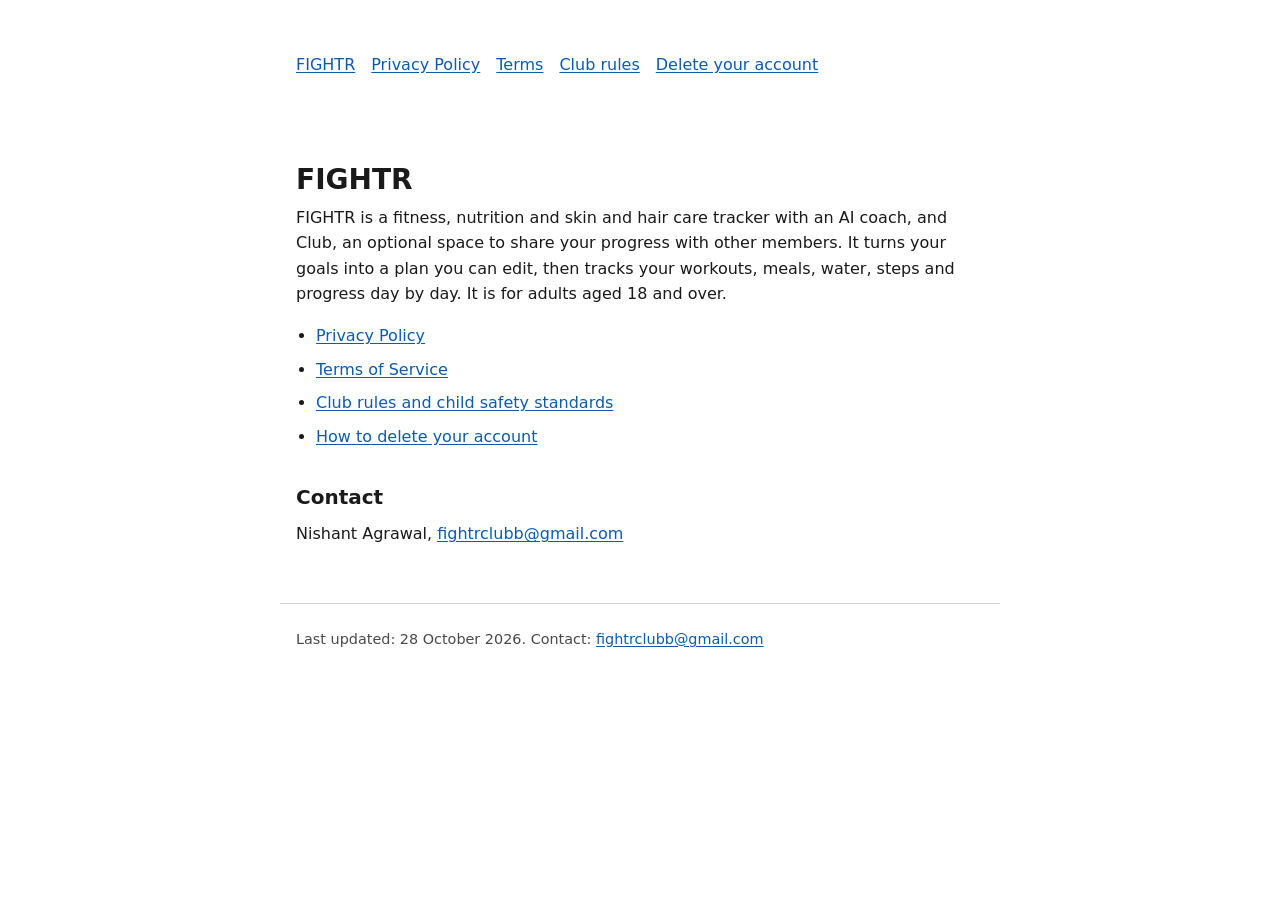
<file: index.html>
<!DOCTYPE html>
<html lang="en">
<head>
<meta charset="utf-8">
<meta name="viewport" content="width=device-width, initial-scale=1">
<meta name="color-scheme" content="dark light">
<title>FIGHTR</title>
<meta name="description" content="FIGHTR is a fitness, nutrition and skin and hair care tracker with an AI coach.">
<link rel="stylesheet" href="style.css">
</head>
<body>
<a class="skip-link" href="#content">Skip to content</a>
<header>
<nav aria-label="Legal pages">
<ul>
<li><a href="index.html">FIGHTR</a></li>
<li><a href="privacy.html">Privacy Policy</a></li>
<li><a href="terms.html">Terms</a></li>
<li><a href="community.html">Club rules</a></li>
<li><a href="delete-account.html">Delete your account</a></li>
</ul>
</nav>
</header>
<main id="content">
<h1>FIGHTR</h1>
<p>FIGHTR is a fitness, nutrition and skin and hair care tracker with an AI coach, and Club, an optional space to share your progress with other members. It turns your goals into a plan you can edit, then tracks your workouts, meals, water, steps and progress day by day. It is for adults aged 18 and over.</p>
<ul>
<li><a href="privacy.html">Privacy Policy</a></li>
<li><a href="terms.html">Terms of Service</a></li>
<li><a href="community.html">Club rules and child safety standards</a></li>
<li><a href="delete-account.html">How to delete your account</a></li>
</ul>
<h2>Contact</h2>
<p>Nishant Agrawal, <a href="mailto:fightrclubb@gmail.com">fightrclubb@gmail.com</a></p>
</main>
<footer>
<p>Last updated: 28 October 2026. Contact: <a href="mailto:fightrclubb@gmail.com">fightrclubb@gmail.com</a></p>
</footer>
</body>
</html>
</file>
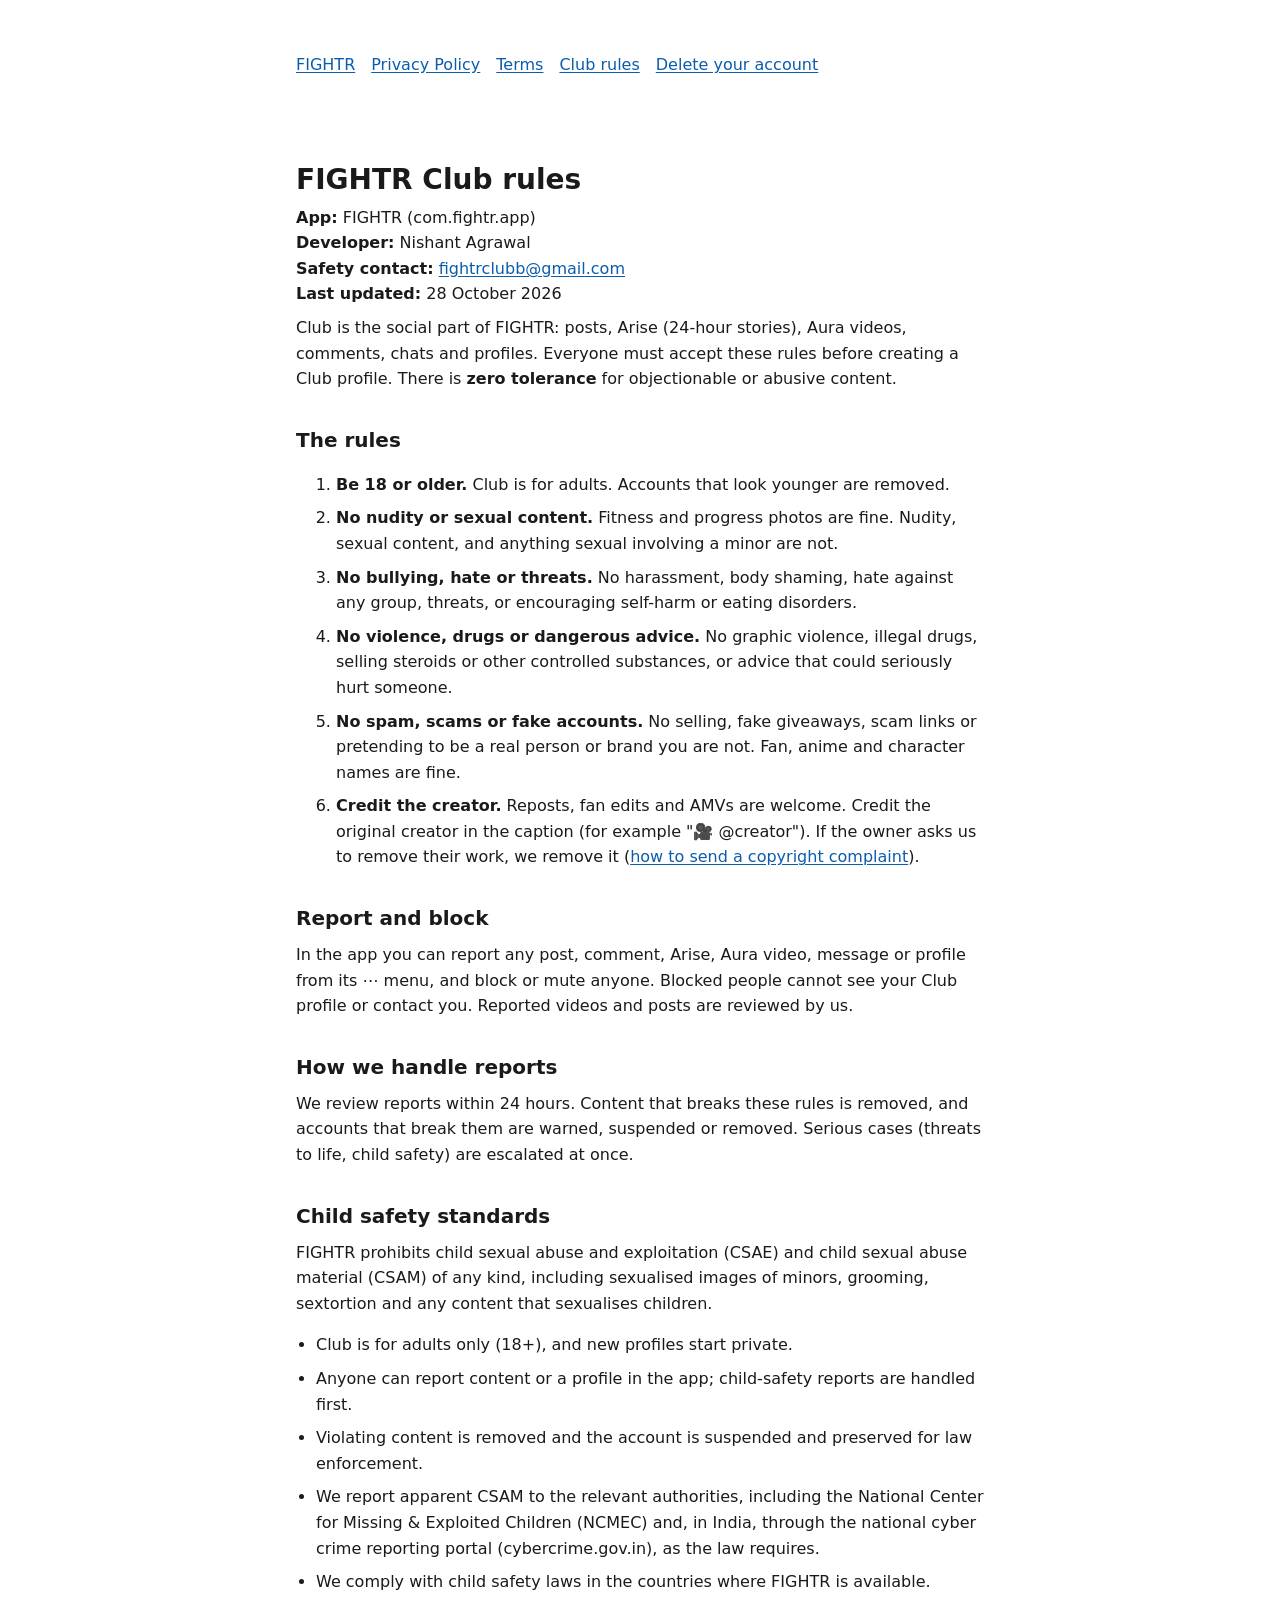
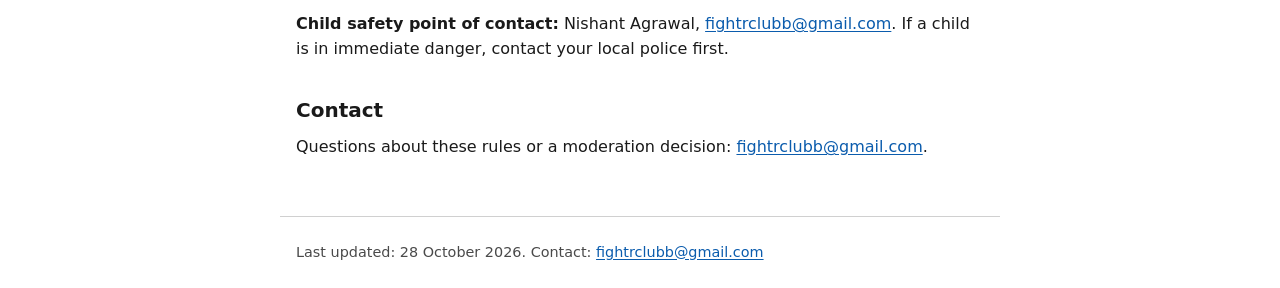
<file: community.html>
<!DOCTYPE html>
<html lang="en">
<head>
<meta charset="utf-8">
<meta name="viewport" content="width=device-width, initial-scale=1">
<meta name="color-scheme" content="dark light">
<title>FIGHTR Club rules and child safety standards</title>
<meta name="description" content="The rules for FIGHTR Club, how reports are handled, and our standards against child sexual abuse and exploitation.">
<link rel="stylesheet" href="style.css">
</head>
<body>
<a class="skip-link" href="#content">Skip to content</a>
<header>
<nav aria-label="Legal pages">
<ul>
<li><a href="index.html">FIGHTR</a></li>
<li><a href="privacy.html">Privacy Policy</a></li>
<li><a href="terms.html">Terms</a></li>
<li><a href="community.html" aria-current="page">Club rules</a></li>
<li><a href="delete-account.html">Delete your account</a></li>
</ul>
</nav>
</header>
<main id="content">
<h1>FIGHTR Club rules</h1>
<p><strong>App:</strong> FIGHTR (com.fightr.app)<br>
<strong>Developer:</strong> Nishant Agrawal<br>
<strong>Safety contact:</strong> <a href="mailto:fightrclubb@gmail.com">fightrclubb@gmail.com</a><br>
<strong>Last updated:</strong> 28 October 2026</p>

<p>Club is the social part of FIGHTR: posts, Arise (24-hour stories), Aura videos, comments, chats and profiles. Everyone must accept these rules before creating a Club profile. There is <strong>zero tolerance</strong> for objectionable or abusive content.</p>

<h2 id="rules">The rules</h2>
<ol>
<li><strong>Be 18 or older.</strong> Club is for adults. Accounts that look younger are removed.</li>
<li><strong>No nudity or sexual content.</strong> Fitness and progress photos are fine. Nudity, sexual content, and anything sexual involving a minor are not.</li>
<li><strong>No bullying, hate or threats.</strong> No harassment, body shaming, hate against any group, threats, or encouraging self-harm or eating disorders.</li>
<li><strong>No violence, drugs or dangerous advice.</strong> No graphic violence, illegal drugs, selling steroids or other controlled substances, or advice that could seriously hurt someone.</li>
<li><strong>No spam, scams or fake accounts.</strong> No selling, fake giveaways, scam links or pretending to be a real person or brand you are not. Fan, anime and character names are fine.</li>
<li><strong>Credit the creator.</strong> Reposts, fan edits and AMVs are welcome. Credit the original creator in the caption (for example "🎥 @creator"). If the owner asks us to remove their work, we remove it (<a href="terms.html#copyright">how to send a copyright complaint</a>).</li>
</ol>

<h2 id="tools">Report and block</h2>
<p>In the app you can report any post, comment, Arise, Aura video, message or profile from its ⋯ menu, and block or mute anyone. Blocked people cannot see your Club profile or contact you. Reported videos and posts are reviewed by us.</p>

<h2 id="enforcement">How we handle reports</h2>
<p>We review reports within 24 hours. Content that breaks these rules is removed, and accounts that break them are warned, suspended or removed. Serious cases (threats to life, child safety) are escalated at once.</p>

<h2 id="csae">Child safety standards</h2>
<p>FIGHTR prohibits child sexual abuse and exploitation (CSAE) and child sexual abuse material (CSAM) of any kind, including sexualised images of minors, grooming, sextortion and any content that sexualises children.</p>
<ul>
<li>Club is for adults only (18+), and new profiles start private.</li>
<li>Anyone can report content or a profile in the app; child-safety reports are handled first.</li>
<li>Violating content is removed and the account is suspended and preserved for law enforcement.</li>
<li>We report apparent CSAM to the relevant authorities, including the National Center for Missing &amp; Exploited Children (NCMEC) and, in India, through the national cyber crime reporting portal (cybercrime.gov.in), as the law requires.</li>
<li>We comply with child safety laws in the countries where FIGHTR is available.</li>
</ul>
<p><strong>Child safety point of contact:</strong> Nishant Agrawal, <a href="mailto:fightrclubb@gmail.com">fightrclubb@gmail.com</a>. If a child is in immediate danger, contact your local police first.</p>

<h2 id="contact">Contact</h2>
<p>Questions about these rules or a moderation decision: <a href="mailto:fightrclubb@gmail.com">fightrclubb@gmail.com</a>.</p>
</main>
<footer>
<p>Last updated: 28 October 2026. Contact: <a href="mailto:fightrclubb@gmail.com">fightrclubb@gmail.com</a></p>
</footer>
</body>
</html>
</file>
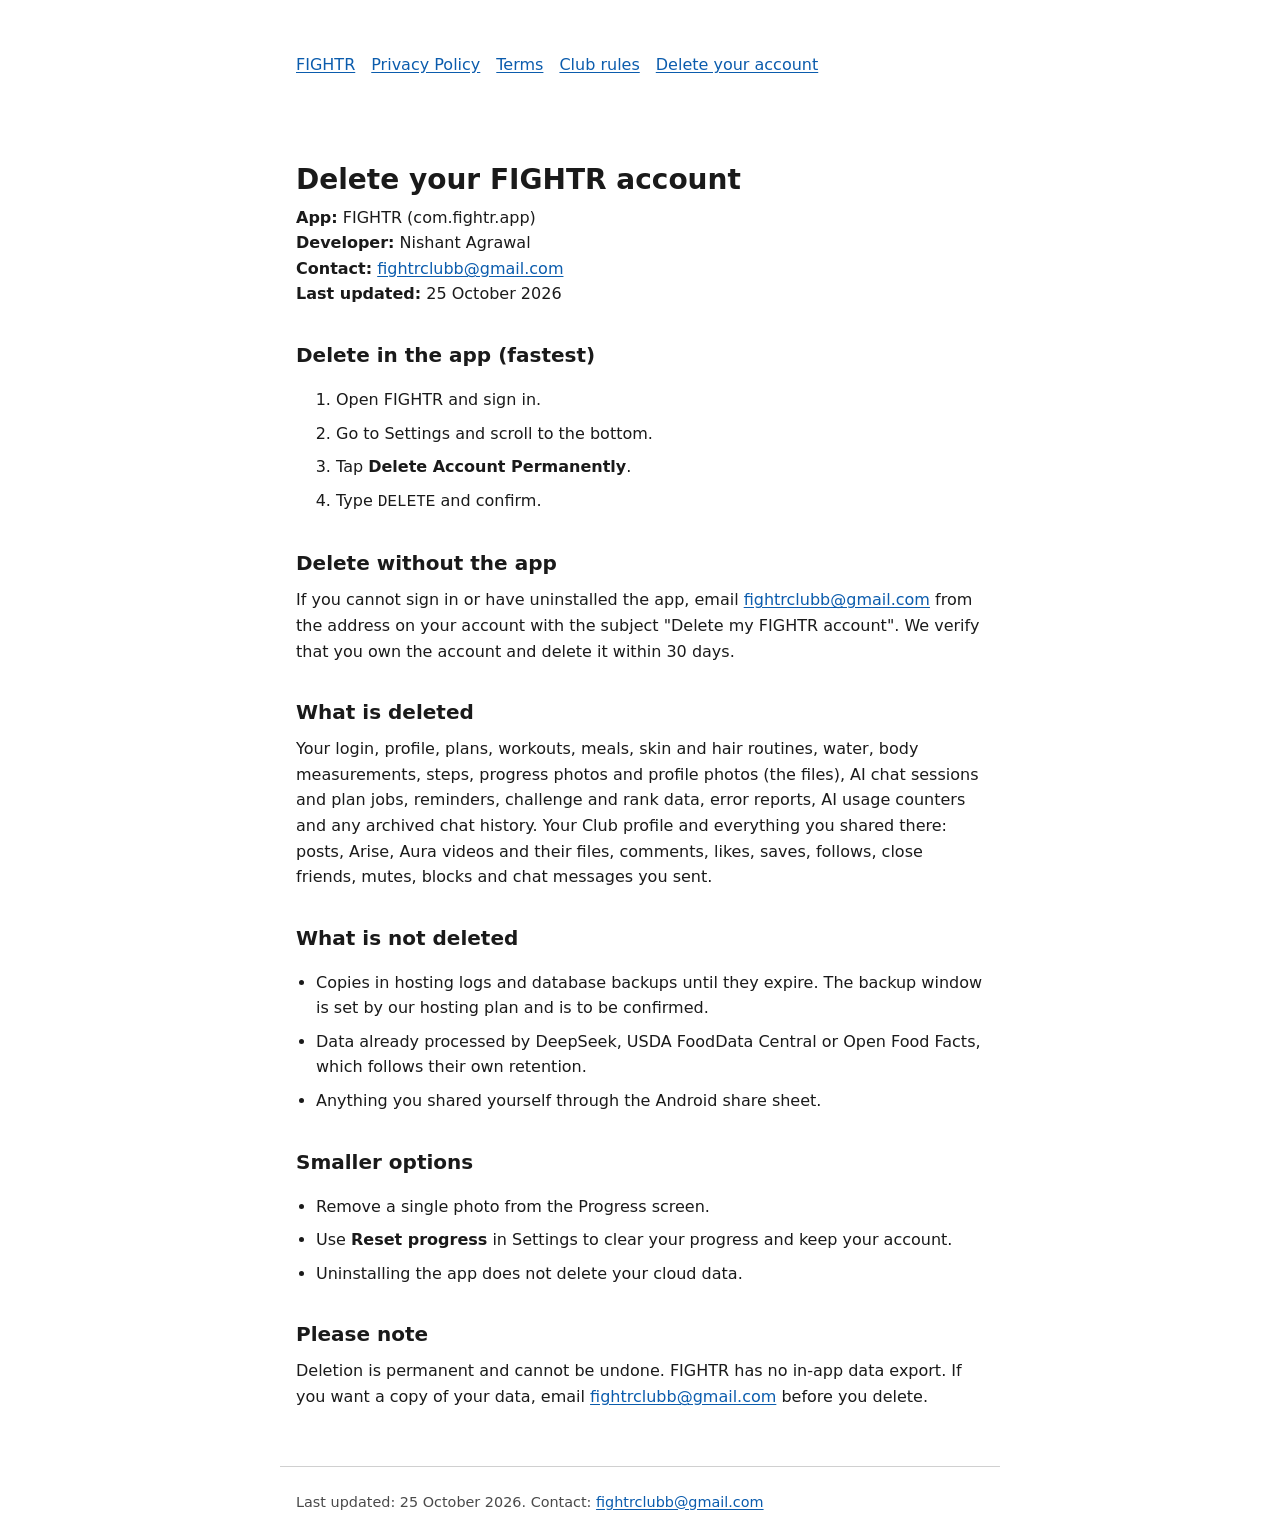
<file: delete-account.html>
<!DOCTYPE html>
<html lang="en">
<head>
<meta charset="utf-8">
<meta name="viewport" content="width=device-width, initial-scale=1">
<meta name="color-scheme" content="dark light">
<title>Delete your FIGHTR account</title>
<meta name="description" content="How to delete your FIGHTR account and what is removed.">
<link rel="stylesheet" href="style.css">
</head>
<body>
<a class="skip-link" href="#content">Skip to content</a>
<header>
<nav aria-label="Legal pages">
<ul>
<li><a href="index.html">FIGHTR</a></li>
<li><a href="privacy.html">Privacy Policy</a></li>
<li><a href="terms.html">Terms</a></li>
<li><a href="community.html">Club rules</a></li>
<li><a href="delete-account.html" aria-current="page">Delete your account</a></li>
</ul>
</nav>
</header>
<main id="content">
<h1>Delete your FIGHTR account</h1>
<p><strong>App:</strong> FIGHTR (com.fightr.app)<br>
<strong>Developer:</strong> Nishant Agrawal<br>
<strong>Contact:</strong> <a href="mailto:fightrclubb@gmail.com">fightrclubb@gmail.com</a><br>
<strong>Last updated:</strong> 25 October 2026</p>

<h2>Delete in the app (fastest)</h2>
<ol>
<li>Open FIGHTR and sign in.</li>
<li>Go to Settings and scroll to the bottom.</li>
<li>Tap <strong>Delete Account Permanently</strong>.</li>
<li>Type <code>DELETE</code> and confirm.</li>
</ol>

<h2>Delete without the app</h2>
<p>If you cannot sign in or have uninstalled the app, email <a href="mailto:fightrclubb@gmail.com">fightrclubb@gmail.com</a> from the address on your account with the subject "Delete my FIGHTR account". We verify that you own the account and delete it within 30 days.</p>

<h2>What is deleted</h2>
<p>Your login, profile, plans, workouts, meals, skin and hair routines, water, body measurements, steps, progress photos and profile photos (the files), AI chat sessions and plan jobs, reminders, challenge and rank data, error reports, AI usage counters and any archived chat history. Your Club profile and everything you shared there: posts, Arise, Aura videos and their files, comments, likes, saves, follows, close friends, mutes, blocks and chat messages you sent.</p>

<h2>What is not deleted</h2>
<ul>
<li>Copies in hosting logs and database backups until they expire. The backup window is set by our hosting plan and is to be confirmed.</li>
<li>Data already processed by DeepSeek, USDA FoodData Central or Open Food Facts, which follows their own retention.</li>
<li>Anything you shared yourself through the Android share sheet.</li>
</ul>

<h2>Smaller options</h2>
<ul>
<li>Remove a single photo from the Progress screen.</li>
<li>Use <strong>Reset progress</strong> in Settings to clear your progress and keep your account.</li>
<li>Uninstalling the app does not delete your cloud data.</li>
</ul>

<h2>Please note</h2>
<p>Deletion is permanent and cannot be undone. FIGHTR has no in-app data export. If you want a copy of your data, email <a href="mailto:fightrclubb@gmail.com">fightrclubb@gmail.com</a> before you delete.</p>
</main>
<footer>
<p>Last updated: 25 October 2026. Contact: <a href="mailto:fightrclubb@gmail.com">fightrclubb@gmail.com</a></p>
</footer>
</body>
</html>
</file>
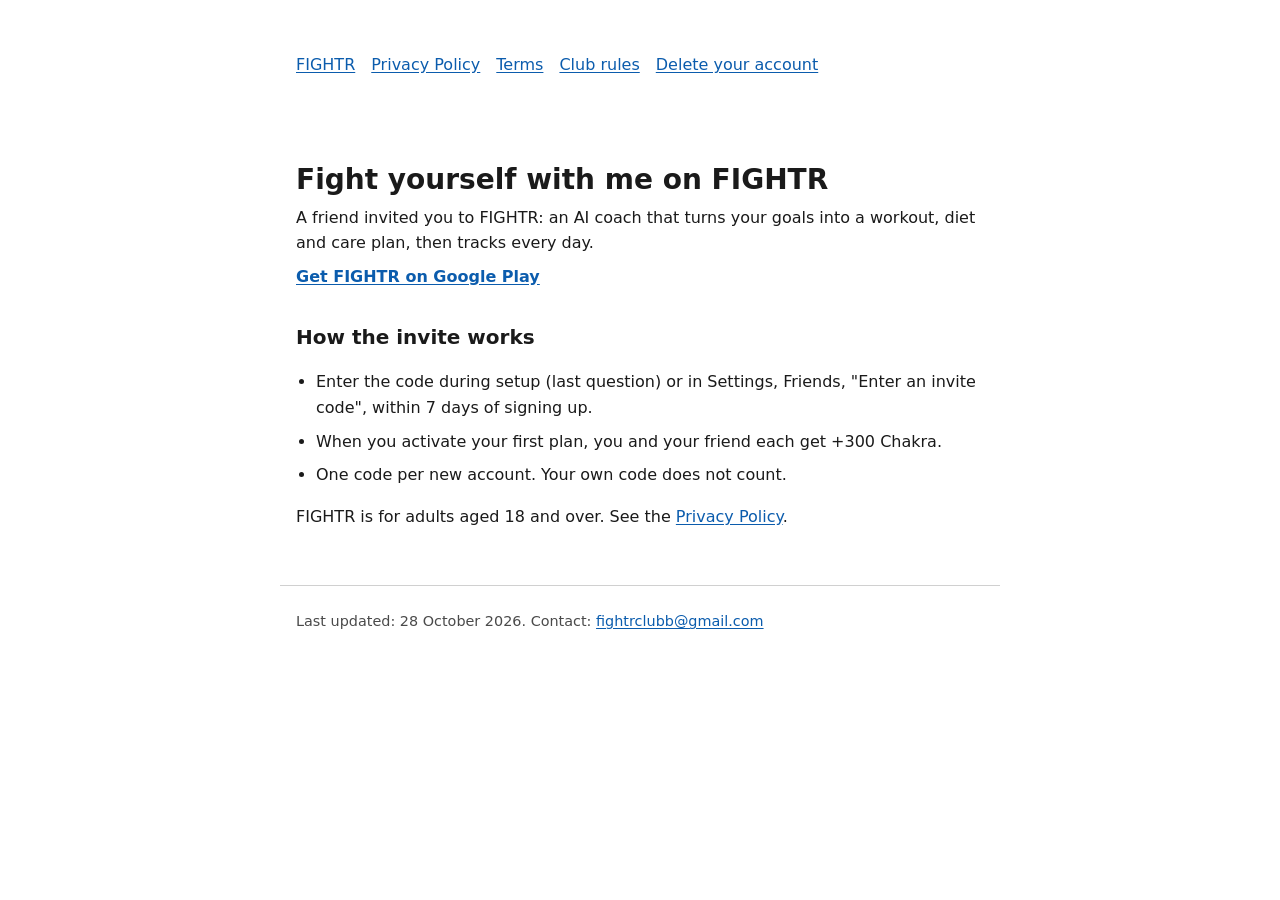
<file: invite.html>
<!DOCTYPE html>
<html lang="en">
<head>
<meta charset="utf-8">
<meta name="viewport" content="width=device-width, initial-scale=1">
<meta name="color-scheme" content="dark light">
<title>Join me on FIGHTR</title>
<meta name="description" content="A friend invited you to FIGHTR. Get the app and use their invite code.">
<link rel="stylesheet" href="style.css">
</head>
<body>
<a class="skip-link" href="#content">Skip to content</a>
<header>
<nav aria-label="Legal pages">
<ul>
<li><a href="index.html">FIGHTR</a></li>
<li><a href="privacy.html">Privacy Policy</a></li>
<li><a href="terms.html">Terms</a></li>
<li><a href="community.html">Club rules</a></li>
<li><a href="delete-account.html">Delete your account</a></li>
</ul>
</nav>
</header>
<main id="content">
<h1>Fight yourself with me on FIGHTR</h1>
<p>A friend invited you to FIGHTR: an AI coach that turns your goals into a workout, diet and care plan, then tracks every day.</p>
<p id="code-line" hidden>Your invite code: <strong id="code" style="font-size:1.6em;letter-spacing:0.15em"></strong></p>
<p><a id="get" href="https://play.google.com/store/apps/details?id=com.fightr.app"><strong>Get FIGHTR on Google Play</strong></a></p>
<p id="open-line" hidden><a id="open" href="com.fightr.app://app/invite">Already have FIGHTR? Open it and add the code</a></p>
<h2>How the invite works</h2>
<ul>
<li>Enter the code during setup (last question) or in Settings, Friends, "Enter an invite code", within 7 days of signing up.</li>
<li>When you activate your first plan, you and your friend each get +300 Chakra.</li>
<li>One code per new account. Your own code does not count.</li>
</ul>
<p>FIGHTR is for adults aged 18 and over. See the <a href="privacy.html">Privacy Policy</a>.</p>
</main>
<footer>
<p>Last updated: 28 October 2026. Contact: <a href="mailto:fightrclubb@gmail.com">fightrclubb@gmail.com</a></p>
</footer>
<script>
(function () {
  var raw = new URLSearchParams(window.location.search).get('code') || '';
  var code = raw.toUpperCase().replace(/[^A-Z0-9]/g, '').slice(0, 8);
  if (!/^[A-HJ-NP-Z2-9]{6}$/.test(code)) return;
  document.getElementById('code').textContent = code;
  document.getElementById('code-line').hidden = false;
  document.getElementById('get').href =
    'https://play.google.com/store/apps/details?id=com.fightr.app&referrer=' + encodeURIComponent(code);
  document.getElementById('open').href = 'com.fightr.app://app/invite?code=' + encodeURIComponent(code);
  document.getElementById('open-line').hidden = false;
})();
</script>
</body>
</html>
</file>
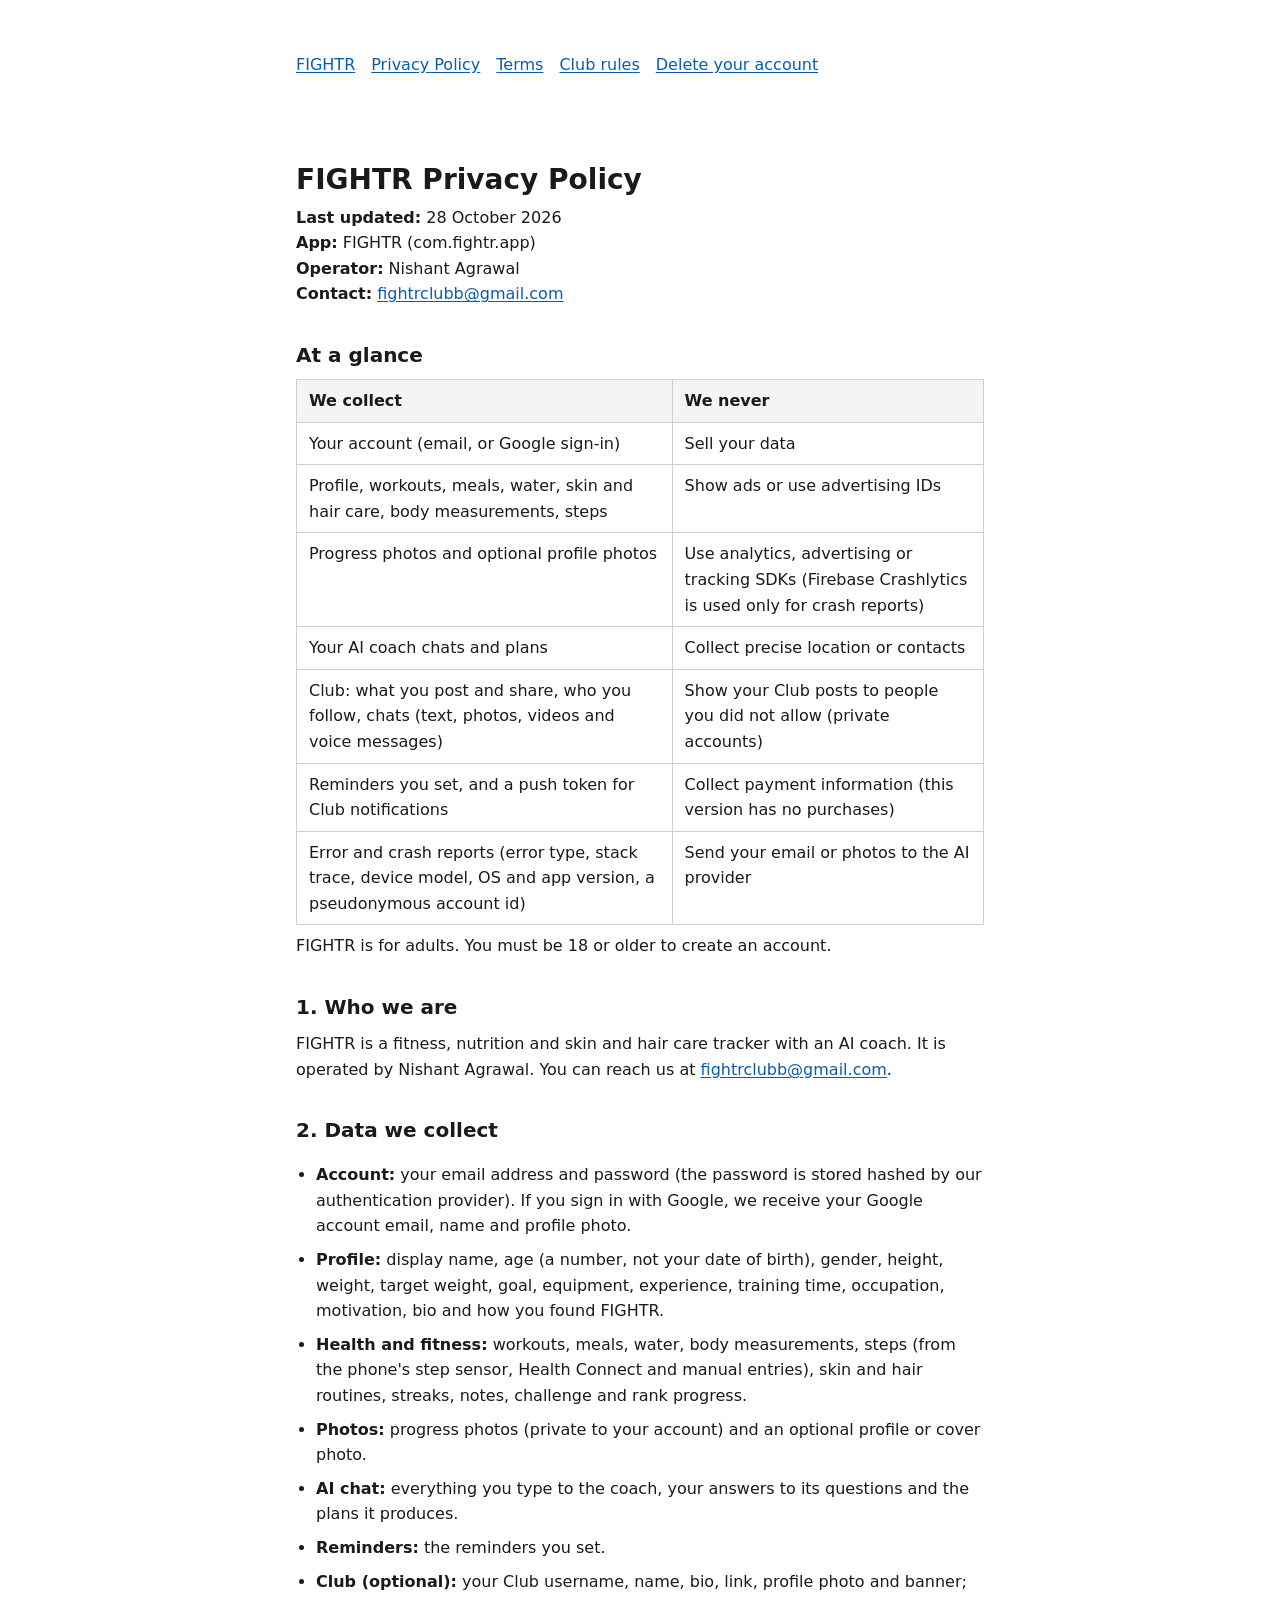
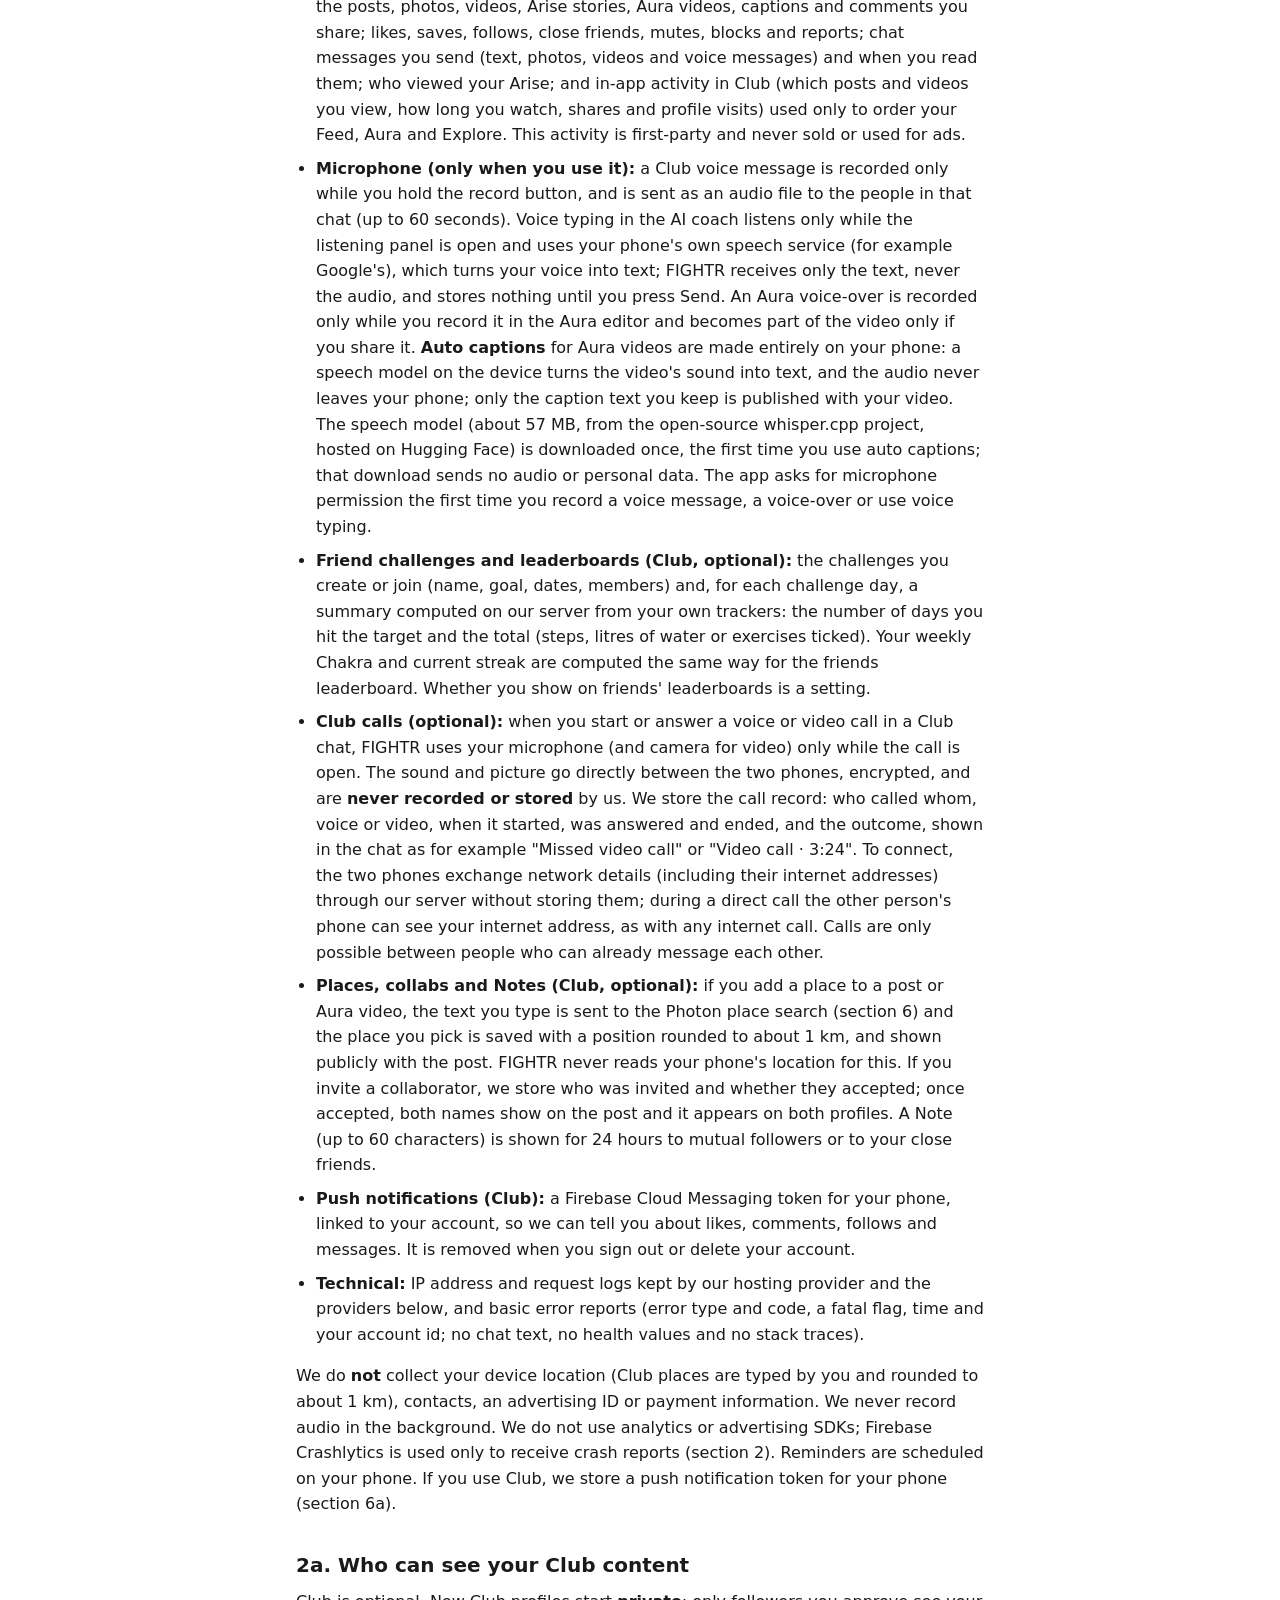
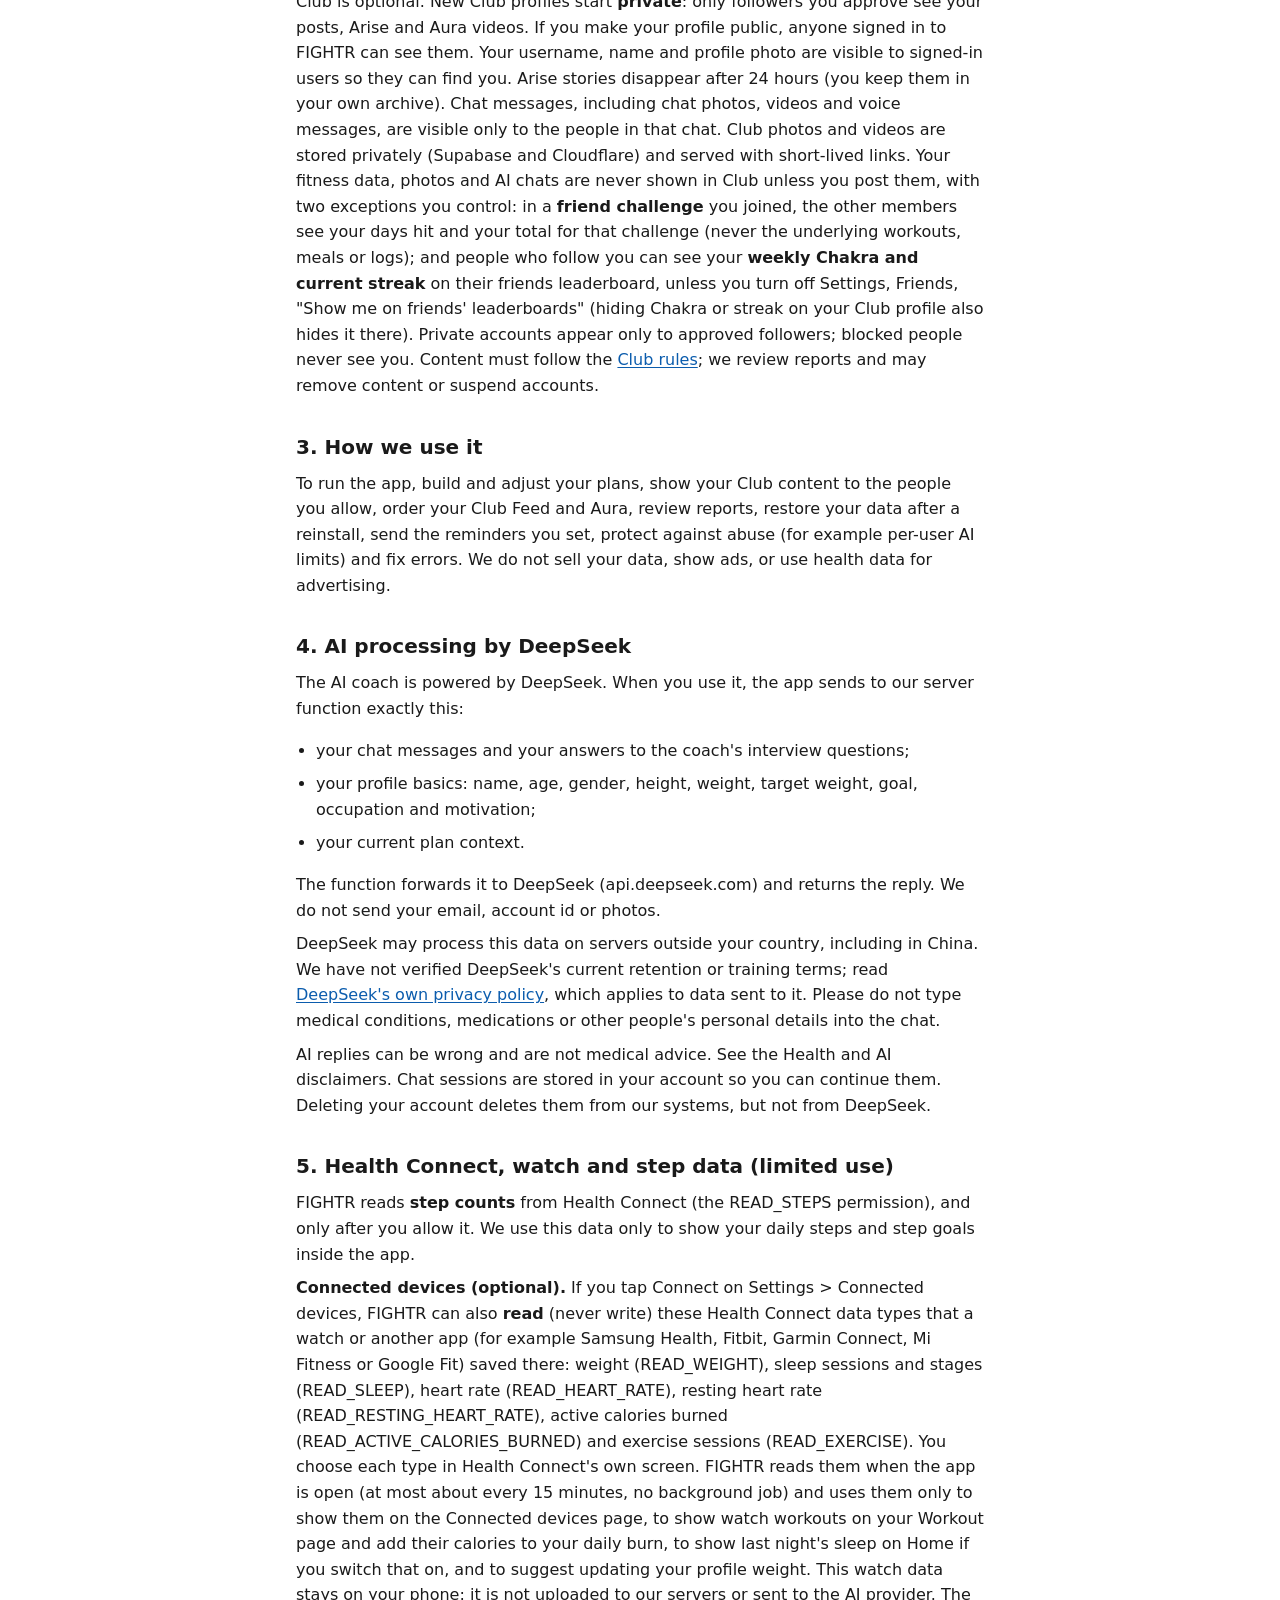
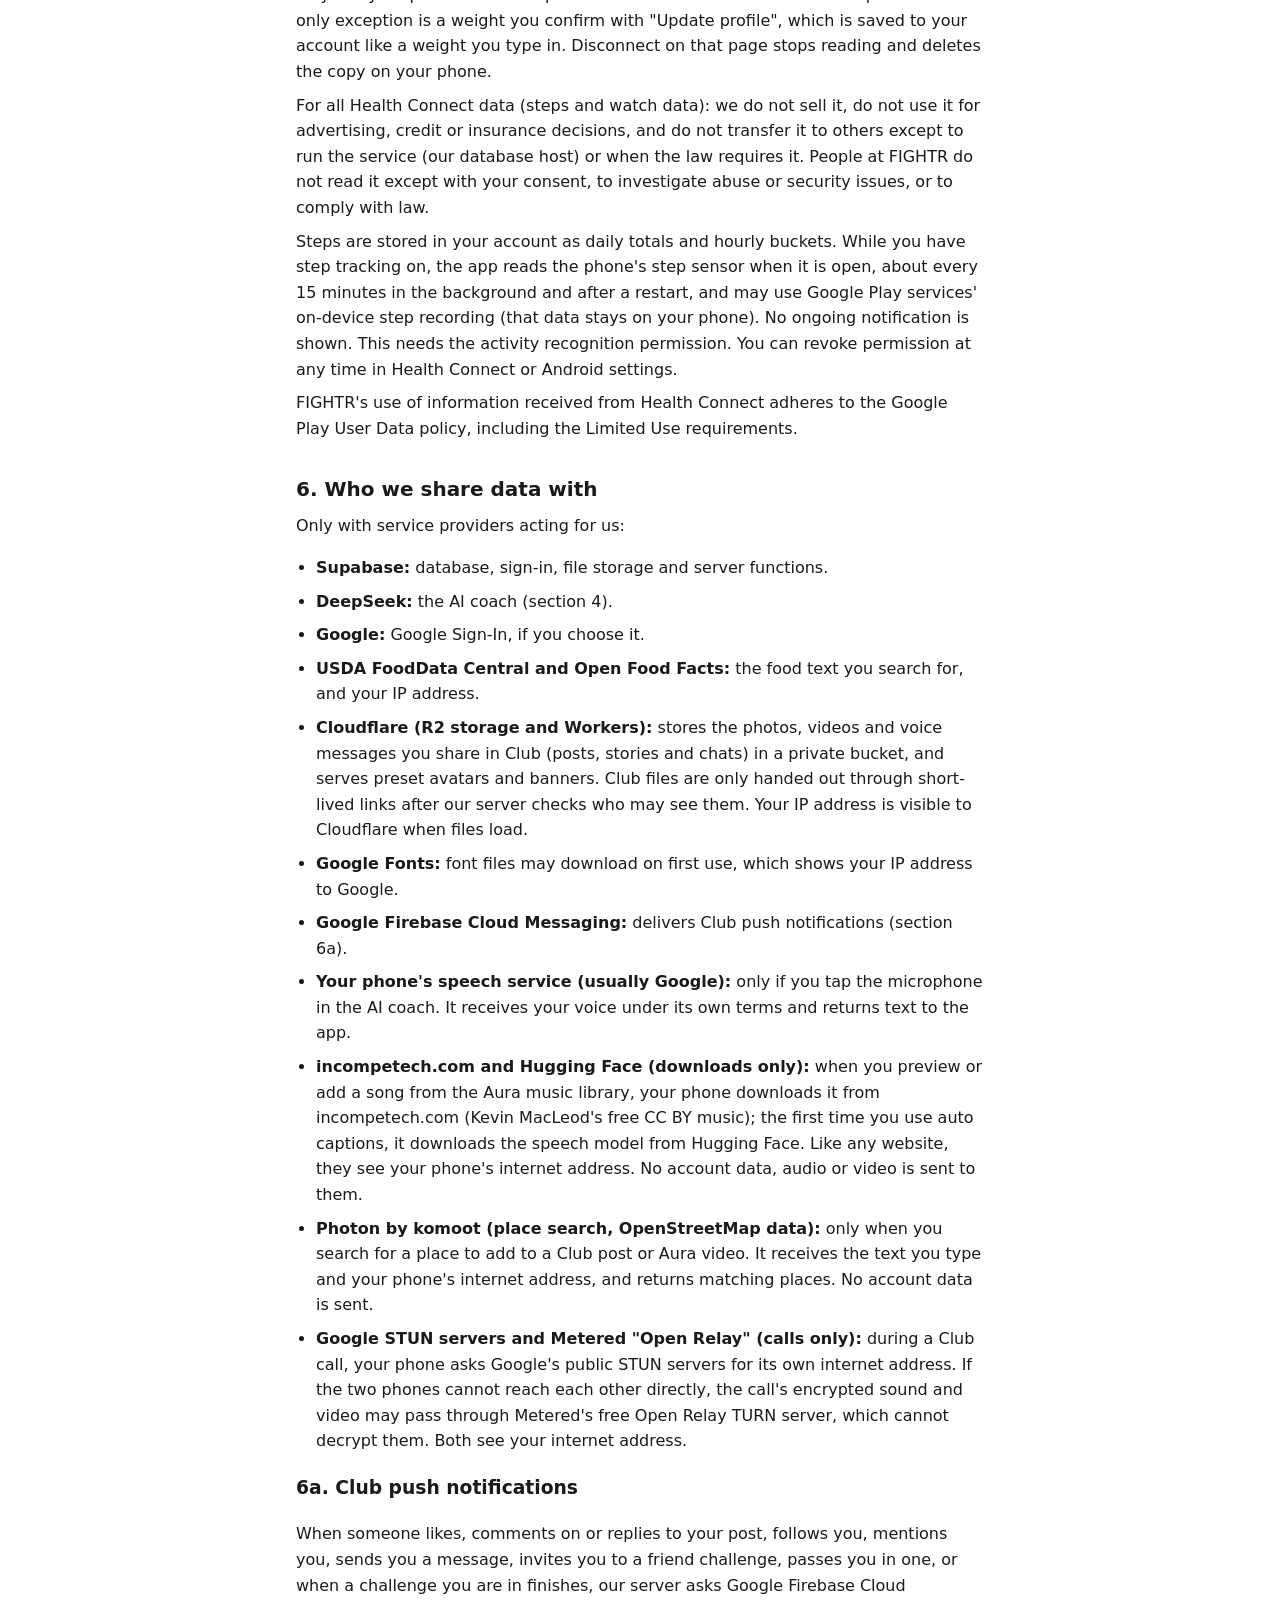
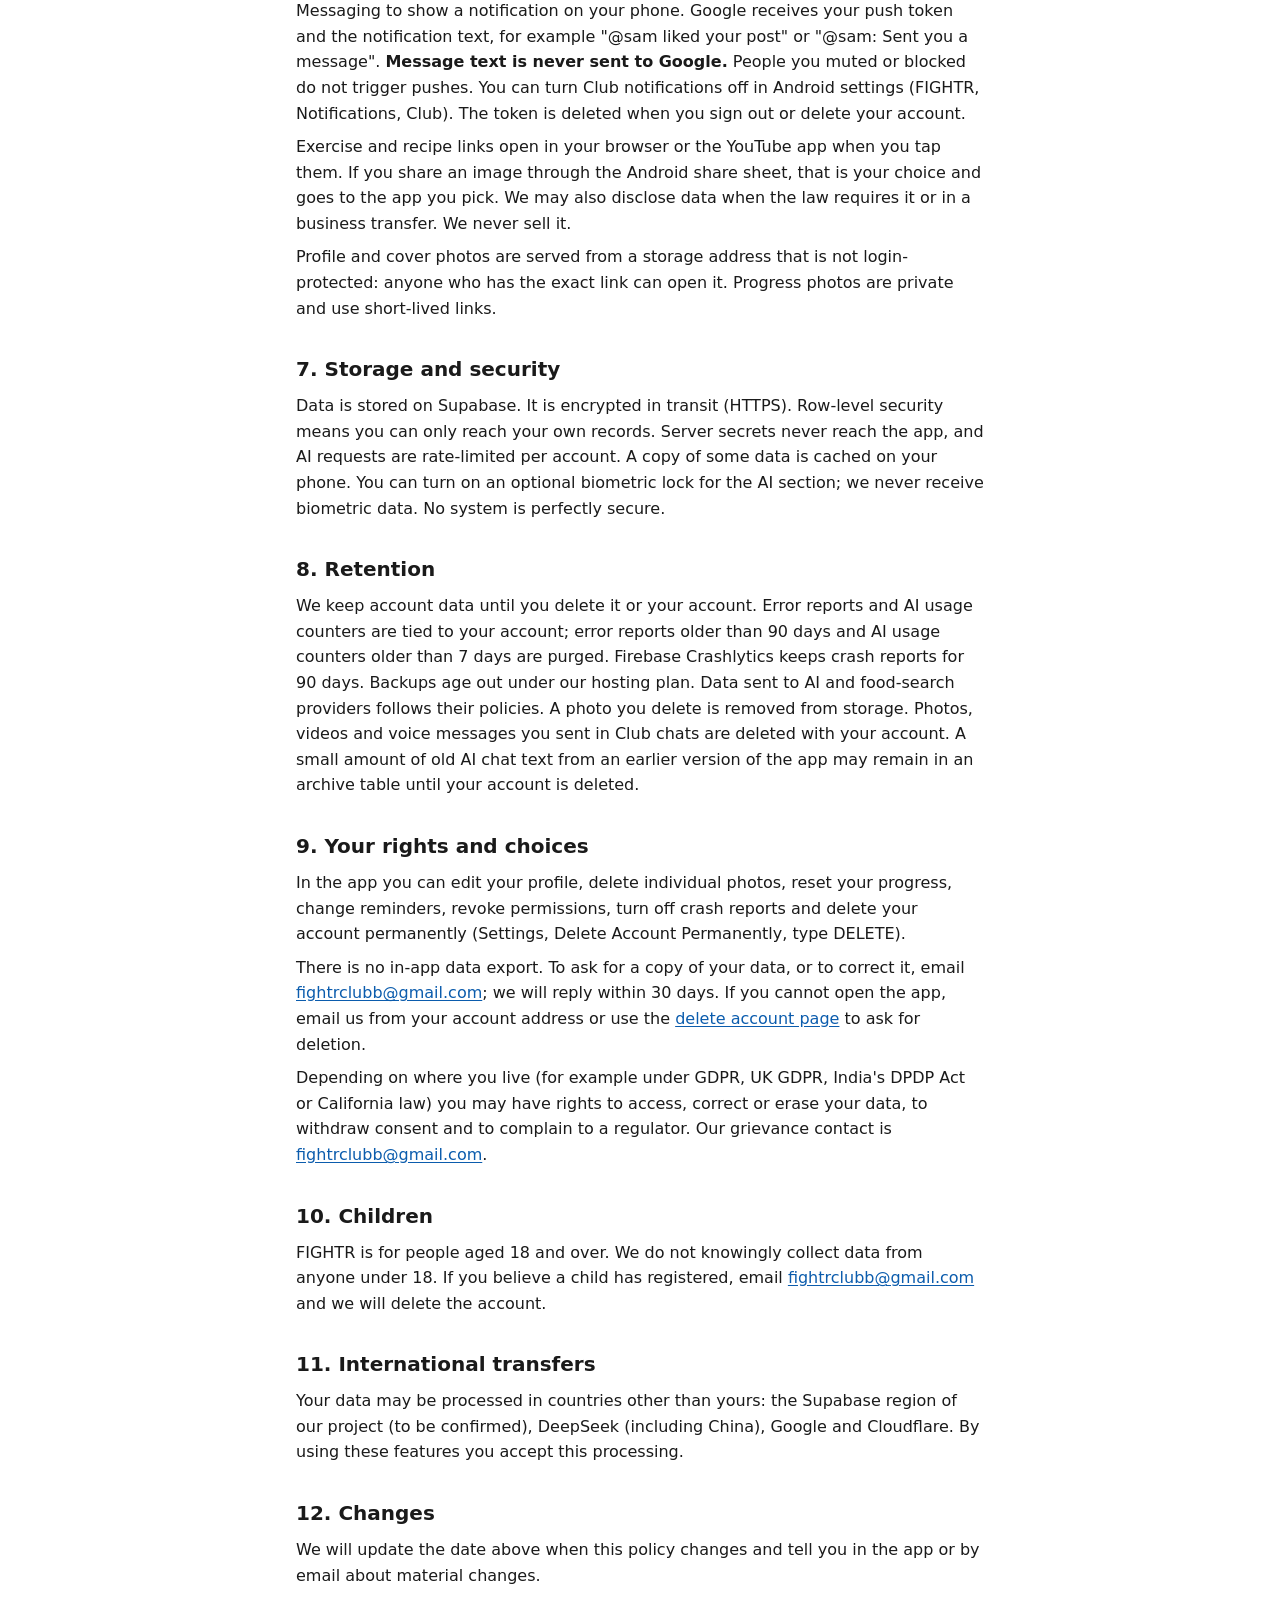
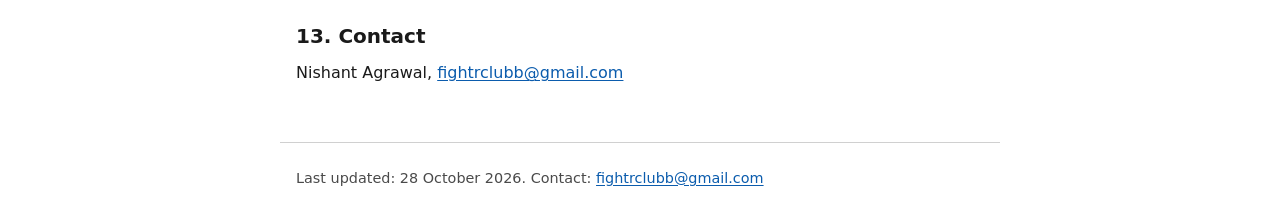
<file: privacy.html>
<!DOCTYPE html>
<html lang="en">
<head>
<meta charset="utf-8">
<meta name="viewport" content="width=device-width, initial-scale=1">
<meta name="color-scheme" content="dark light">
<title>FIGHTR Privacy Policy</title>
<meta name="description" content="How FIGHTR collects, uses and protects your data.">
<link rel="stylesheet" href="style.css">
</head>
<body>
<a class="skip-link" href="#content">Skip to content</a>
<header>
<nav aria-label="Legal pages">
<ul>
<li><a href="index.html">FIGHTR</a></li>
<li><a href="privacy.html" aria-current="page">Privacy Policy</a></li>
<li><a href="terms.html">Terms</a></li>
<li><a href="community.html">Club rules</a></li>
<li><a href="delete-account.html">Delete your account</a></li>
</ul>
</nav>
</header>
<main id="content">
<h1>FIGHTR Privacy Policy</h1>
<p><strong>Last updated:</strong> 28 October 2026<br>
<strong>App:</strong> FIGHTR (com.fightr.app)<br>
<strong>Operator:</strong> Nishant Agrawal<br>
<strong>Contact:</strong> <a href="mailto:fightrclubb@gmail.com">fightrclubb@gmail.com</a></p>

<h2>At a glance</h2>
<div class="table-wrap">
<table>
<thead><tr><th scope="col">We collect</th><th scope="col">We never</th></tr></thead>
<tbody>
<tr><td>Your account (email, or Google sign-in)</td><td>Sell your data</td></tr>
<tr><td>Profile, workouts, meals, water, skin and hair care, body measurements, steps</td><td>Show ads or use advertising IDs</td></tr>
<tr><td>Progress photos and optional profile photos</td><td>Use analytics, advertising or tracking SDKs (Firebase Crashlytics is used only for crash reports)</td></tr>
<tr><td>Your AI coach chats and plans</td><td>Collect precise location or contacts</td></tr>
<tr><td>Club: what you post and share, who you follow, chats (text, photos, videos and voice messages)</td><td>Show your Club posts to people you did not allow (private accounts)</td></tr>
<tr><td>Reminders you set, and a push token for Club notifications</td><td>Collect payment information (this version has no purchases)</td></tr>
<tr><td>Error and crash reports (error type, stack trace, device model, OS and app version, a pseudonymous account id)</td><td>Send your email or photos to the AI provider</td></tr>
</tbody>
</table>
</div>
<p>FIGHTR is for adults. You must be 18 or older to create an account.</p>

<h2 id="who">1. Who we are</h2>
<p>FIGHTR is a fitness, nutrition and skin and hair care tracker with an AI coach. It is operated by Nishant Agrawal. You can reach us at <a href="mailto:fightrclubb@gmail.com">fightrclubb@gmail.com</a>.</p>

<h2 id="collect">2. Data we collect</h2>
<ul>
<li><strong>Account:</strong> your email address and password (the password is stored hashed by our authentication provider). If you sign in with Google, we receive your Google account email, name and profile photo.</li>
<li><strong>Profile:</strong> display name, age (a number, not your date of birth), gender, height, weight, target weight, goal, equipment, experience, training time, occupation, motivation, bio and how you found FIGHTR.</li>
<li><strong>Health and fitness:</strong> workouts, meals, water, body measurements, steps (from the phone's step sensor, Health Connect and manual entries), skin and hair routines, streaks, notes, challenge and rank progress.</li>
<li><strong>Photos:</strong> progress photos (private to your account) and an optional profile or cover photo.</li>
<li><strong>AI chat:</strong> everything you type to the coach, your answers to its questions and the plans it produces.</li>
<li><strong>Reminders:</strong> the reminders you set.</li>
<li><strong>Club (optional):</strong> your Club username, name, bio, link, profile photo and banner; the posts, photos, videos, Arise stories, Aura videos, captions and comments you share; likes, saves, follows, close friends, mutes, blocks and reports; chat messages you send (text, photos, videos and voice messages) and when you read them; who viewed your Arise; and in-app activity in Club (which posts and videos you view, how long you watch, shares and profile visits) used only to order your Feed, Aura and Explore. This activity is first-party and never sold or used for ads.</li>
<li><strong>Microphone (only when you use it):</strong> a Club voice message is recorded only while you hold the record button, and is sent as an audio file to the people in that chat (up to 60 seconds). Voice typing in the AI coach listens only while the listening panel is open and uses your phone's own speech service (for example Google's), which turns your voice into text; FIGHTR receives only the text, never the audio, and stores nothing until you press Send. An Aura voice-over is recorded only while you record it in the Aura editor and becomes part of the video only if you share it. <strong>Auto captions</strong> for Aura videos are made entirely on your phone: a speech model on the device turns the video's sound into text, and the audio never leaves your phone; only the caption text you keep is published with your video. The speech model (about 57 MB, from the open-source whisper.cpp project, hosted on Hugging Face) is downloaded once, the first time you use auto captions; that download sends no audio or personal data. The app asks for microphone permission the first time you record a voice message, a voice-over or use voice typing.</li>
<li><strong>Friend challenges and leaderboards (Club, optional):</strong> the challenges you create or join (name, goal, dates, members) and, for each challenge day, a summary computed on our server from your own trackers: the number of days you hit the target and the total (steps, litres of water or exercises ticked). Your weekly Chakra and current streak are computed the same way for the friends leaderboard. Whether you show on friends' leaderboards is a setting.</li>
<li><strong>Club calls (optional):</strong> when you start or answer a voice or video call in a Club chat, FIGHTR uses your microphone (and camera for video) only while the call is open. The sound and picture go directly between the two phones, encrypted, and are <strong>never recorded or stored</strong> by us. We store the call record: who called whom, voice or video, when it started, was answered and ended, and the outcome, shown in the chat as for example "Missed video call" or "Video call &middot; 3:24". To connect, the two phones exchange network details (including their internet addresses) through our server without storing them; during a direct call the other person's phone can see your internet address, as with any internet call. Calls are only possible between people who can already message each other.</li>
<li><strong>Places, collabs and Notes (Club, optional):</strong> if you add a place to a post or Aura video, the text you type is sent to the Photon place search (section 6) and the place you pick is saved with a position rounded to about 1 km, and shown publicly with the post. FIGHTR never reads your phone's location for this. If you invite a collaborator, we store who was invited and whether they accepted; once accepted, both names show on the post and it appears on both profiles. A Note (up to 60 characters) is shown for 24 hours to mutual followers or to your close friends.</li>
<li><strong>Push notifications (Club):</strong> a Firebase Cloud Messaging token for your phone, linked to your account, so we can tell you about likes, comments, follows and messages. It is removed when you sign out or delete your account.</li>
<li><strong>Technical:</strong> IP address and request logs kept by our hosting provider and the providers below, and basic error reports (error type and code, a fatal flag, time and your account id; no chat text, no health values and no stack traces).</li>
</ul>
<p>We do <strong>not</strong> collect your device location (Club places are typed by you and rounded to about 1 km), contacts, an advertising ID or payment information. We never record audio in the background. We do not use analytics or advertising SDKs; Firebase Crashlytics is used only to receive crash reports (section 2). Reminders are scheduled on your phone. If you use Club, we store a push notification token for your phone (section 6a).</p>

<h2 id="club">2a. Who can see your Club content</h2>
<p>Club is optional. New Club profiles start <strong>private</strong>: only followers you approve see your posts, Arise and Aura videos. If you make your profile public, anyone signed in to FIGHTR can see them. Your username, name and profile photo are visible to signed-in users so they can find you. Arise stories disappear after 24 hours (you keep them in your own archive). Chat messages, including chat photos, videos and voice messages, are visible only to the people in that chat. Club photos and videos are stored privately (Supabase and Cloudflare) and served with short-lived links. Your fitness data, photos and AI chats are never shown in Club unless you post them, with two exceptions you control: in a <strong>friend challenge</strong> you joined, the other members see your days hit and your total for that challenge (never the underlying workouts, meals or logs); and people who follow you can see your <strong>weekly Chakra and current streak</strong> on their friends leaderboard, unless you turn off Settings, Friends, "Show me on friends' leaderboards" (hiding Chakra or streak on your Club profile also hides it there). Private accounts appear only to approved followers; blocked people never see you. Content must follow the <a href="community.html">Club rules</a>; we review reports and may remove content or suspend accounts.</p>

<h2 id="use">3. How we use it</h2>
<p>To run the app, build and adjust your plans, show your Club content to the people you allow, order your Club Feed and Aura, review reports, restore your data after a reinstall, send the reminders you set, protect against abuse (for example per-user AI limits) and fix errors. We do not sell your data, show ads, or use health data for advertising.</p>

<h2 id="ai">4. AI processing by DeepSeek</h2>
<p>The AI coach is powered by DeepSeek. When you use it, the app sends to our server function exactly this:</p>
<ul>
<li>your chat messages and your answers to the coach's interview questions;</li>
<li>your profile basics: name, age, gender, height, weight, target weight, goal, occupation and motivation;</li>
<li>your current plan context.</li>
</ul>
<p>The function forwards it to DeepSeek (api.deepseek.com) and returns the reply. We do not send your email, account id or photos.</p>
<p>DeepSeek may process this data on servers outside your country, including in China. We have not verified DeepSeek's current retention or training terms; read <a href="https://cdn.deepseek.com/policies/en-US/deepseek-privacy-policy.html">DeepSeek's own privacy policy</a>, which applies to data sent to it. Please do not type medical conditions, medications or other people's personal details into the chat.</p>
<p>AI replies can be wrong and are not medical advice. See the Health and AI disclaimers. Chat sessions are stored in your account so you can continue them. Deleting your account deletes them from our systems, but not from DeepSeek.</p>

<h2 id="health">5. Health Connect, watch and step data (limited use)</h2>
<p>FIGHTR reads <strong>step counts</strong> from Health Connect (the READ_STEPS permission), and only after you allow it. We use this data only to show your daily steps and step goals inside the app.</p>
<p><strong>Connected devices (optional).</strong> If you tap Connect on Settings &gt; Connected devices, FIGHTR can also <strong>read</strong> (never write) these Health Connect data types that a watch or another app (for example Samsung Health, Fitbit, Garmin Connect, Mi Fitness or Google Fit) saved there: weight (READ_WEIGHT), sleep sessions and stages (READ_SLEEP), heart rate (READ_HEART_RATE), resting heart rate (READ_RESTING_HEART_RATE), active calories burned (READ_ACTIVE_CALORIES_BURNED) and exercise sessions (READ_EXERCISE). You choose each type in Health Connect's own screen. FIGHTR reads them when the app is open (at most about every 15 minutes, no background job) and uses them only to show them on the Connected devices page, to show watch workouts on your Workout page and add their calories to your daily burn, to show last night's sleep on Home if you switch that on, and to suggest updating your profile weight. This watch data stays on your phone: it is not uploaded to our servers or sent to the AI provider. The only exception is a weight you confirm with "Update profile", which is saved to your account like a weight you type in. Disconnect on that page stops reading and deletes the copy on your phone.</p>
<p>For all Health Connect data (steps and watch data): we do not sell it, do not use it for advertising, credit or insurance decisions, and do not transfer it to others except to run the service (our database host) or when the law requires it. People at FIGHTR do not read it except with your consent, to investigate abuse or security issues, or to comply with law.</p>
<p>Steps are stored in your account as daily totals and hourly buckets. While you have step tracking on, the app reads the phone's step sensor when it is open, about every 15 minutes in the background and after a restart, and may use Google Play services' on-device step recording (that data stays on your phone). No ongoing notification is shown. This needs the activity recognition permission. You can revoke permission at any time in Health Connect or Android settings.</p>
<p>FIGHTR's use of information received from Health Connect adheres to the Google Play User Data policy, including the Limited Use requirements.</p>

<h2 id="sharing">6. Who we share data with</h2>
<p>Only with service providers acting for us:</p>
<ul>
<li><strong>Supabase:</strong> database, sign-in, file storage and server functions.</li>
<li><strong>DeepSeek:</strong> the AI coach (section 4).</li>
<li><strong>Google:</strong> Google Sign-In, if you choose it.</li>
<li><strong>USDA FoodData Central and Open Food Facts:</strong> the food text you search for, and your IP address.</li>
<li><strong>Cloudflare (R2 storage and Workers):</strong> stores the photos, videos and voice messages you share in Club (posts, stories and chats) in a private bucket, and serves preset avatars and banners. Club files are only handed out through short-lived links after our server checks who may see them. Your IP address is visible to Cloudflare when files load.</li>
<li><strong>Google Fonts:</strong> font files may download on first use, which shows your IP address to Google.</li>
<li><strong>Google Firebase Cloud Messaging:</strong> delivers Club push notifications (section 6a).</li>
<li><strong>Your phone's speech service (usually Google):</strong> only if you tap the microphone in the AI coach. It receives your voice under its own terms and returns text to the app.</li>
<li><strong>incompetech.com and Hugging Face (downloads only):</strong> when you preview or add a song from the Aura music library, your phone downloads it from incompetech.com (Kevin MacLeod's free CC BY music); the first time you use auto captions, it downloads the speech model from Hugging Face. Like any website, they see your phone's internet address. No account data, audio or video is sent to them.</li>
<li><strong>Photon by komoot (place search, OpenStreetMap data):</strong> only when you search for a place to add to a Club post or Aura video. It receives the text you type and your phone's internet address, and returns matching places. No account data is sent.</li>
<li><strong>Google STUN servers and Metered "Open Relay" (calls only):</strong> during a Club call, your phone asks Google's public STUN servers for its own internet address. If the two phones cannot reach each other directly, the call's encrypted sound and video may pass through Metered's free Open Relay TURN server, which cannot decrypt them. Both see your internet address.</li>
</ul>

<h3 id="push">6a. Club push notifications</h3>
<p>When someone likes, comments on or replies to your post, follows you, mentions you, sends you a message, invites you to a friend challenge, passes you in one, or when a challenge you are in finishes, our server asks Google Firebase Cloud Messaging to show a notification on your phone. Google receives your push token and the notification text, for example "@sam liked your post" or "@sam: Sent you a message". <strong>Message text is never sent to Google.</strong> People you muted or blocked do not trigger pushes. You can turn Club notifications off in Android settings (FIGHTR, Notifications, Club). The token is deleted when you sign out or delete your account.</p>
<p>Exercise and recipe links open in your browser or the YouTube app when you tap them. If you share an image through the Android share sheet, that is your choice and goes to the app you pick. We may also disclose data when the law requires it or in a business transfer. We never sell it.</p>
<p>Profile and cover photos are served from a storage address that is not login-protected: anyone who has the exact link can open it. Progress photos are private and use short-lived links.</p>

<h2 id="security">7. Storage and security</h2>
<p>Data is stored on Supabase. It is encrypted in transit (HTTPS). Row-level security means you can only reach your own records. Server secrets never reach the app, and AI requests are rate-limited per account. A copy of some data is cached on your phone. You can turn on an optional biometric lock for the AI section; we never receive biometric data. No system is perfectly secure.</p>

<h2 id="retention">8. Retention</h2>
<p>We keep account data until you delete it or your account. Error reports and AI usage counters are tied to your account; error reports older than 90 days and AI usage counters older than 7 days are purged. Firebase Crashlytics keeps crash reports for 90 days. Backups age out under our hosting plan. Data sent to AI and food-search providers follows their policies. A photo you delete is removed from storage. Photos, videos and voice messages you sent in Club chats are deleted with your account. A small amount of old AI chat text from an earlier version of the app may remain in an archive table until your account is deleted.</p>

<h2 id="rights">9. Your rights and choices</h2>
<p>In the app you can edit your profile, delete individual photos, reset your progress, change reminders, revoke permissions, turn off crash reports and delete your account permanently (Settings, Delete Account Permanently, type DELETE).</p>
<p>There is no in-app data export. To ask for a copy of your data, or to correct it, email <a href="mailto:fightrclubb@gmail.com">fightrclubb@gmail.com</a>; we will reply within 30 days. If you cannot open the app, email us from your account address or use the <a href="delete-account.html">delete account page</a> to ask for deletion.</p>
<p>Depending on where you live (for example under GDPR, UK GDPR, India's DPDP Act or California law) you may have rights to access, correct or erase your data, to withdraw consent and to complain to a regulator. Our grievance contact is <a href="mailto:fightrclubb@gmail.com">fightrclubb@gmail.com</a>.</p>

<h2 id="children">10. Children</h2>
<p>FIGHTR is for people aged 18 and over. We do not knowingly collect data from anyone under 18. If you believe a child has registered, email <a href="mailto:fightrclubb@gmail.com">fightrclubb@gmail.com</a> and we will delete the account.</p>

<h2 id="transfers">11. International transfers</h2>
<p>Your data may be processed in countries other than yours: the Supabase region of our project (to be confirmed), DeepSeek (including China), Google and Cloudflare. By using these features you accept this processing.</p>

<h2 id="changes">12. Changes</h2>
<p>We will update the date above when this policy changes and tell you in the app or by email about material changes.</p>

<h2 id="contact">13. Contact</h2>
<p>Nishant Agrawal, <a href="mailto:fightrclubb@gmail.com">fightrclubb@gmail.com</a></p>
</main>
<footer>
<p>Last updated: 28 October 2026. Contact: <a href="mailto:fightrclubb@gmail.com">fightrclubb@gmail.com</a></p>
</footer>
</body>
</html>
</file>
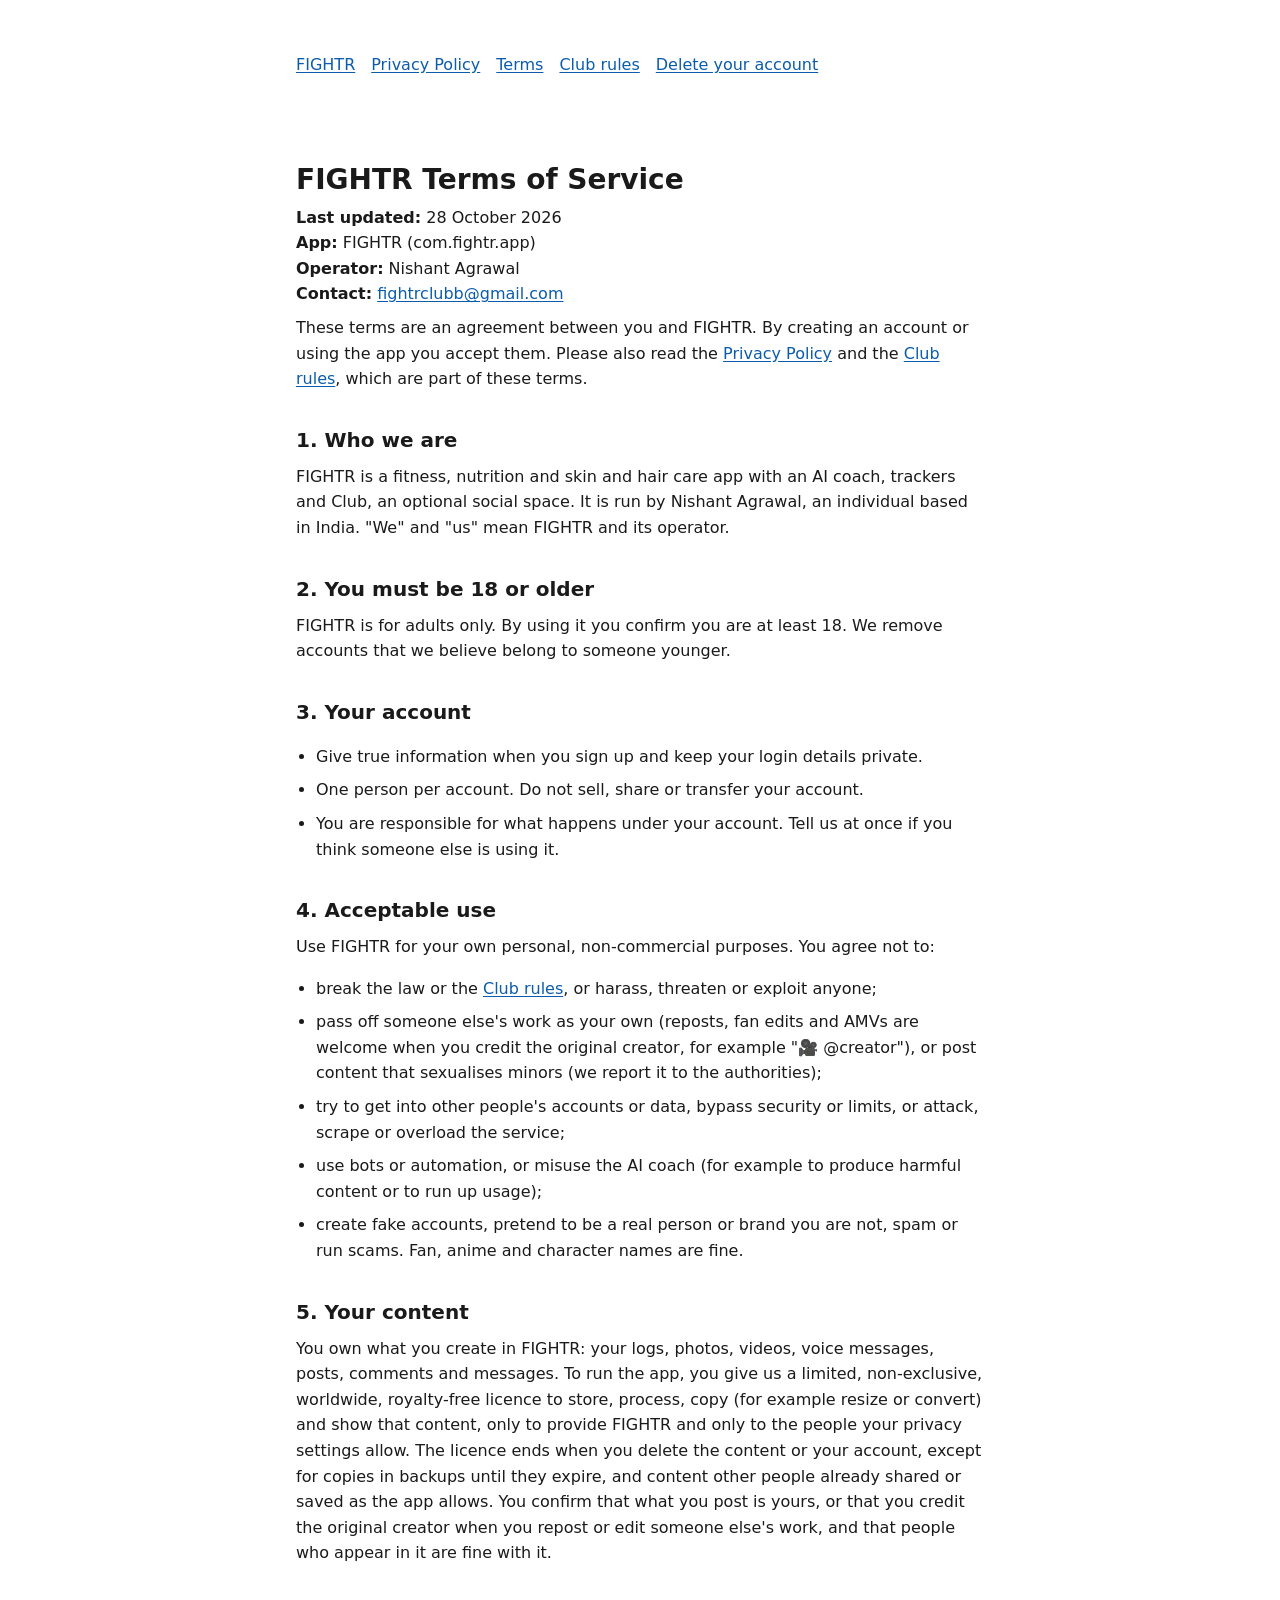
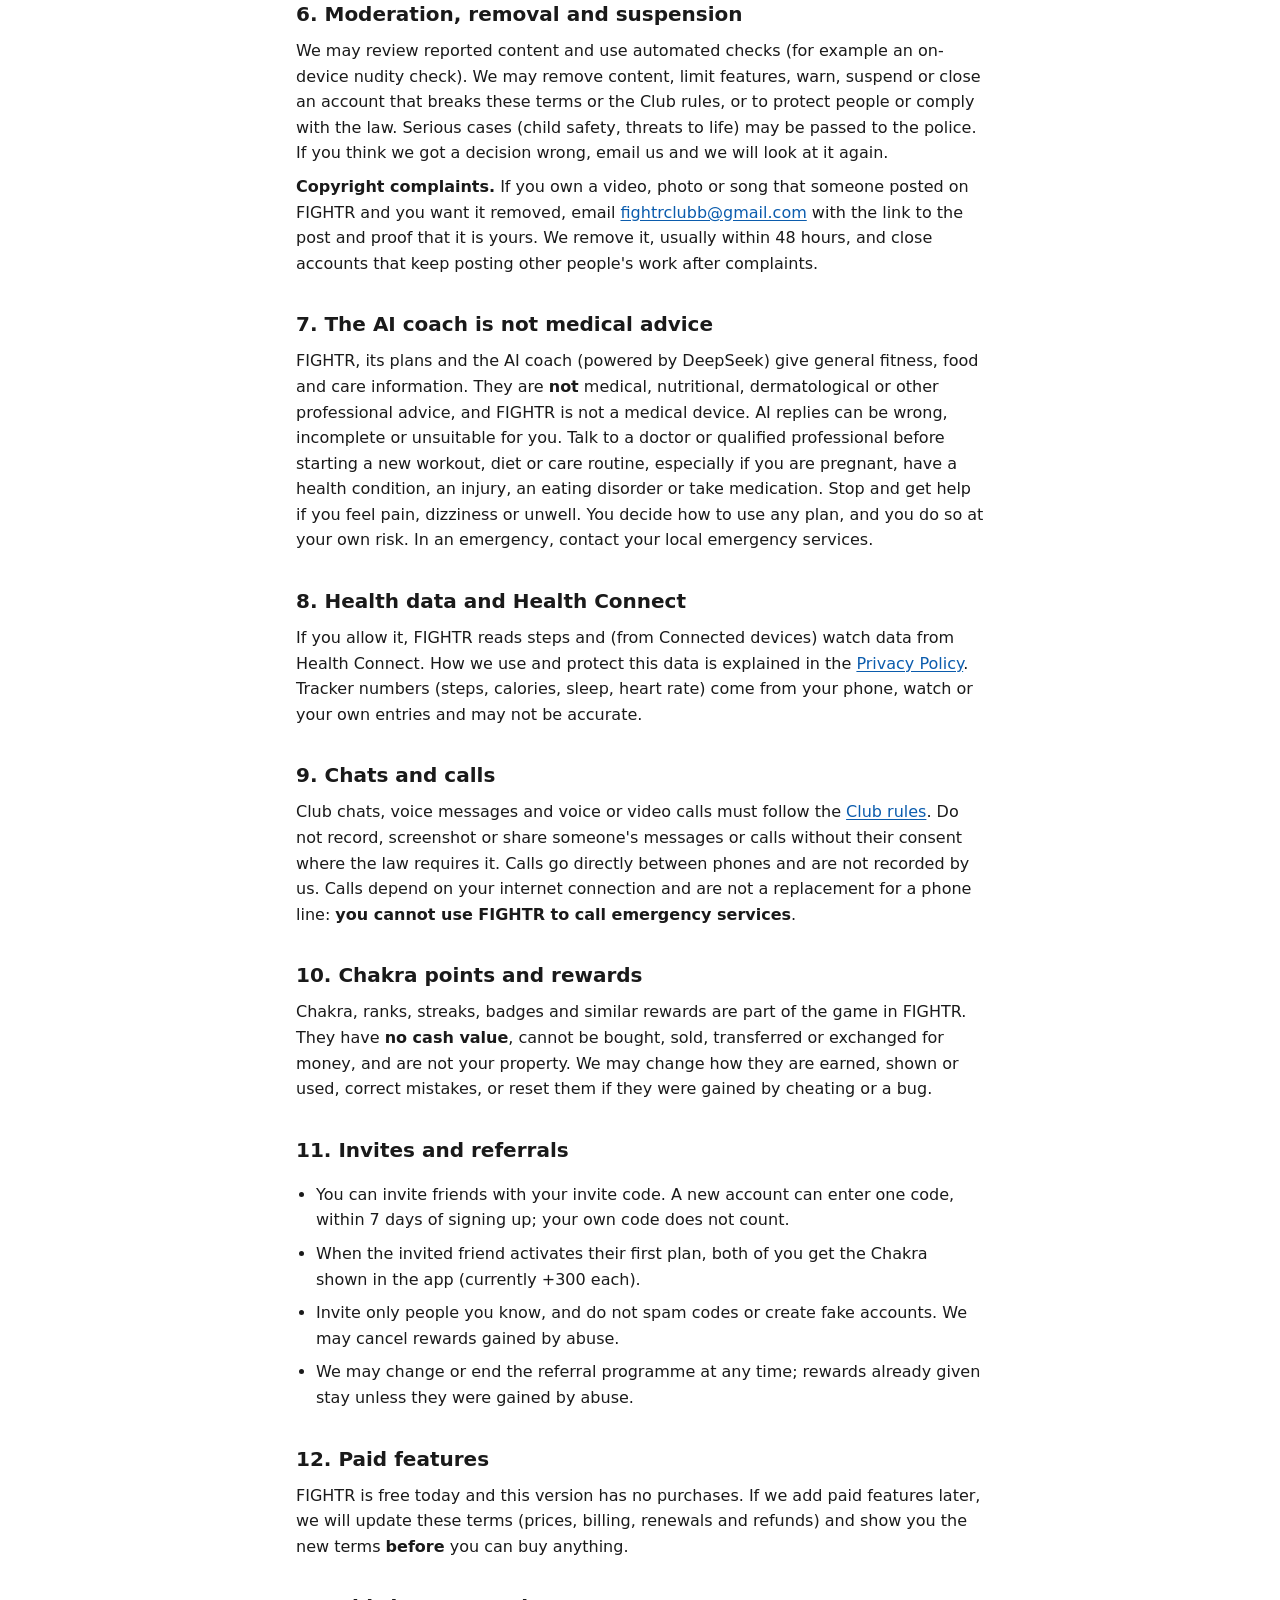
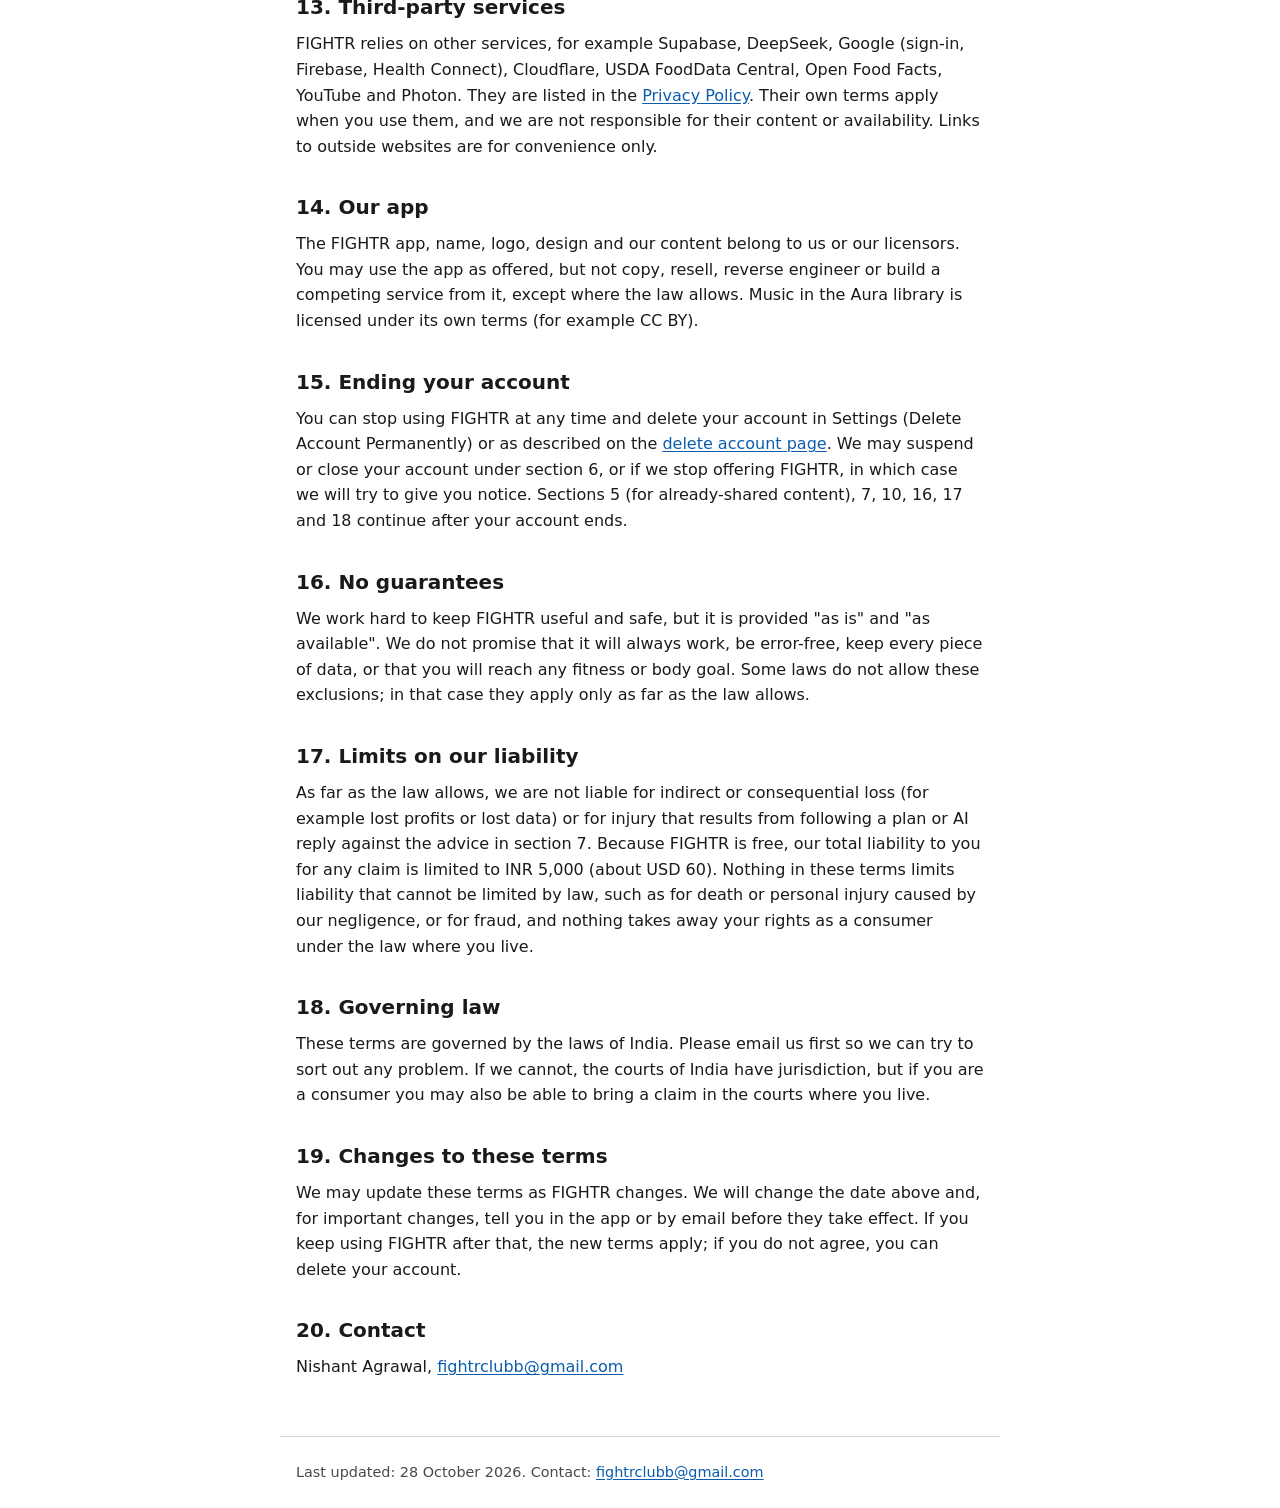
<file: terms.html>
<!DOCTYPE html>
<html lang="en">
<head>
<meta charset="utf-8">
<meta name="viewport" content="width=device-width, initial-scale=1">
<meta name="color-scheme" content="dark light">
<title>FIGHTR Terms of Service</title>
<meta name="description" content="The terms for using FIGHTR, its AI coach and Club.">
<link rel="stylesheet" href="style.css">
</head>
<body>
<a class="skip-link" href="#content">Skip to content</a>
<header>
<nav aria-label="Legal pages">
<ul>
<li><a href="index.html">FIGHTR</a></li>
<li><a href="privacy.html">Privacy Policy</a></li>
<li><a href="terms.html" aria-current="page">Terms</a></li>
<li><a href="community.html">Club rules</a></li>
<li><a href="delete-account.html">Delete your account</a></li>
</ul>
</nav>
</header>
<main id="content">
<h1>FIGHTR Terms of Service</h1>
<p><strong>Last updated:</strong> 28 October 2026<br>
<strong>App:</strong> FIGHTR (com.fightr.app)<br>
<strong>Operator:</strong> Nishant Agrawal<br>
<strong>Contact:</strong> <a href="mailto:fightrclubb@gmail.com">fightrclubb@gmail.com</a></p>

<p>These terms are an agreement between you and FIGHTR. By creating an account or using the app you accept them. Please also read the <a href="privacy.html">Privacy Policy</a> and the <a href="community.html">Club rules</a>, which are part of these terms.</p>

<h2 id="who">1. Who we are</h2>
<p>FIGHTR is a fitness, nutrition and skin and hair care app with an AI coach, trackers and Club, an optional social space. It is run by Nishant Agrawal, an individual based in India. "We" and "us" mean FIGHTR and its operator.</p>

<h2 id="eligibility">2. You must be 18 or older</h2>
<p>FIGHTR is for adults only. By using it you confirm you are at least 18. We remove accounts that we believe belong to someone younger.</p>

<h2 id="account">3. Your account</h2>
<ul>
<li>Give true information when you sign up and keep your login details private.</li>
<li>One person per account. Do not sell, share or transfer your account.</li>
<li>You are responsible for what happens under your account. Tell us at once if you think someone else is using it.</li>
</ul>

<h2 id="use">4. Acceptable use</h2>
<p>Use FIGHTR for your own personal, non-commercial purposes. You agree not to:</p>
<ul>
<li>break the law or the <a href="community.html">Club rules</a>, or harass, threaten or exploit anyone;</li>
<li>pass off someone else's work as your own (reposts, fan edits and AMVs are welcome when you credit the original creator, for example "🎥 @creator"), or post content that sexualises minors (we report it to the authorities);</li>
<li>try to get into other people's accounts or data, bypass security or limits, or attack, scrape or overload the service;</li>
<li>use bots or automation, or misuse the AI coach (for example to produce harmful content or to run up usage);</li>
<li>create fake accounts, pretend to be a real person or brand you are not, spam or run scams. Fan, anime and character names are fine.</li>
</ul>

<h2 id="content">5. Your content</h2>
<p>You own what you create in FIGHTR: your logs, photos, videos, voice messages, posts, comments and messages. To run the app, you give us a limited, non-exclusive, worldwide, royalty-free licence to store, process, copy (for example resize or convert) and show that content, only to provide FIGHTR and only to the people your privacy settings allow. The licence ends when you delete the content or your account, except for copies in backups until they expire, and content other people already shared or saved as the app allows. You confirm that what you post is yours, or that you credit the original creator when you repost or edit someone else's work, and that people who appear in it are fine with it.</p>

<h2 id="moderation">6. Moderation, removal and suspension</h2>
<p>We may review reported content and use automated checks (for example an on-device nudity check). We may remove content, limit features, warn, suspend or close an account that breaks these terms or the Club rules, or to protect people or comply with the law. Serious cases (child safety, threats to life) may be passed to the police. If you think we got a decision wrong, email us and we will look at it again.</p>
<p id="copyright"><strong>Copyright complaints.</strong> If you own a video, photo or song that someone posted on FIGHTR and you want it removed, email <a href="mailto:fightrclubb@gmail.com">fightrclubb@gmail.com</a> with the link to the post and proof that it is yours. We remove it, usually within 48 hours, and close accounts that keep posting other people's work after complaints.</p>

<h2 id="health">7. The AI coach is not medical advice</h2>
<p>FIGHTR, its plans and the AI coach (powered by DeepSeek) give general fitness, food and care information. They are <strong>not</strong> medical, nutritional, dermatological or other professional advice, and FIGHTR is not a medical device. AI replies can be wrong, incomplete or unsuitable for you. Talk to a doctor or qualified professional before starting a new workout, diet or care routine, especially if you are pregnant, have a health condition, an injury, an eating disorder or take medication. Stop and get help if you feel pain, dizziness or unwell. You decide how to use any plan, and you do so at your own risk. In an emergency, contact your local emergency services.</p>

<h2 id="health-data">8. Health data and Health Connect</h2>
<p>If you allow it, FIGHTR reads steps and (from Connected devices) watch data from Health Connect. How we use and protect this data is explained in the <a href="privacy.html#health">Privacy Policy</a>. Tracker numbers (steps, calories, sleep, heart rate) come from your phone, watch or your own entries and may not be accurate.</p>

<h2 id="calls">9. Chats and calls</h2>
<p>Club chats, voice messages and voice or video calls must follow the <a href="community.html">Club rules</a>. Do not record, screenshot or share someone's messages or calls without their consent where the law requires it. Calls go directly between phones and are not recorded by us. Calls depend on your internet connection and are not a replacement for a phone line: <strong>you cannot use FIGHTR to call emergency services</strong>.</p>

<h2 id="chakra">10. Chakra points and rewards</h2>
<p>Chakra, ranks, streaks, badges and similar rewards are part of the game in FIGHTR. They have <strong>no cash value</strong>, cannot be bought, sold, transferred or exchanged for money, and are not your property. We may change how they are earned, shown or used, correct mistakes, or reset them if they were gained by cheating or a bug.</p>

<h2 id="referrals">11. Invites and referrals</h2>
<ul>
<li>You can invite friends with your invite code. A new account can enter one code, within 7 days of signing up; your own code does not count.</li>
<li>When the invited friend activates their first plan, both of you get the Chakra shown in the app (currently +300 each).</li>
<li>Invite only people you know, and do not spam codes or create fake accounts. We may cancel rewards gained by abuse.</li>
<li>We may change or end the referral programme at any time; rewards already given stay unless they were gained by abuse.</li>
</ul>

<h2 id="paid">12. Paid features</h2>
<p>FIGHTR is free today and this version has no purchases. If we add paid features later, we will update these terms (prices, billing, renewals and refunds) and show you the new terms <strong>before</strong> you can buy anything.</p>

<h2 id="third-party">13. Third-party services</h2>
<p>FIGHTR relies on other services, for example Supabase, DeepSeek, Google (sign-in, Firebase, Health Connect), Cloudflare, USDA FoodData Central, Open Food Facts, YouTube and Photon. They are listed in the <a href="privacy.html#sharing">Privacy Policy</a>. Their own terms apply when you use them, and we are not responsible for their content or availability. Links to outside websites are for convenience only.</p>

<h2 id="ip">14. Our app</h2>
<p>The FIGHTR app, name, logo, design and our content belong to us or our licensors. You may use the app as offered, but not copy, resell, reverse engineer or build a competing service from it, except where the law allows. Music in the Aura library is licensed under its own terms (for example CC BY).</p>

<h2 id="termination">15. Ending your account</h2>
<p>You can stop using FIGHTR at any time and delete your account in Settings (Delete Account Permanently) or as described on the <a href="delete-account.html">delete account page</a>. We may suspend or close your account under section 6, or if we stop offering FIGHTR, in which case we will try to give you notice. Sections 5 (for already-shared content), 7, 10, 16, 17 and 18 continue after your account ends.</p>

<h2 id="disclaimer">16. No guarantees</h2>
<p>We work hard to keep FIGHTR useful and safe, but it is provided "as is" and "as available". We do not promise that it will always work, be error-free, keep every piece of data, or that you will reach any fitness or body goal. Some laws do not allow these exclusions; in that case they apply only as far as the law allows.</p>

<h2 id="liability">17. Limits on our liability</h2>
<p>As far as the law allows, we are not liable for indirect or consequential loss (for example lost profits or lost data) or for injury that results from following a plan or AI reply against the advice in section 7. Because FIGHTR is free, our total liability to you for any claim is limited to INR 5,000 (about USD 60). Nothing in these terms limits liability that cannot be limited by law, such as for death or personal injury caused by our negligence, or for fraud, and nothing takes away your rights as a consumer under the law where you live.</p>

<h2 id="law">18. Governing law</h2>
<p>These terms are governed by the laws of India. Please email us first so we can try to sort out any problem. If we cannot, the courts of India have jurisdiction, but if you are a consumer you may also be able to bring a claim in the courts where you live.</p>

<h2 id="changes">19. Changes to these terms</h2>
<p>We may update these terms as FIGHTR changes. We will change the date above and, for important changes, tell you in the app or by email before they take effect. If you keep using FIGHTR after that, the new terms apply; if you do not agree, you can delete your account.</p>

<h2 id="contact">20. Contact</h2>
<p>Nishant Agrawal, <a href="mailto:fightrclubb@gmail.com">fightrclubb@gmail.com</a></p>
</main>
<footer>
<p>Last updated: 28 October 2026. Contact: <a href="mailto:fightrclubb@gmail.com">fightrclubb@gmail.com</a></p>
</footer>
</body>
</html>
</file>
<file: style.css>
/* Shared styles for the FIGHTR legal pages. No external requests, no fonts to download. */
:root {
  color-scheme: light dark;
  --bg: #ffffff;
  --fg: #1a1a1a;
  --muted: #4a4a4a;
  --accent: #0b5cad;
  --border: #d0d0d0;
  --panel: #f4f4f4;
}
@media (prefers-color-scheme: dark) {
  :root {
    --bg: #0d0d0d;
    --fg: #ececec;
    --muted: #b8b8b8;
    --accent: #6cb4ff;
    --border: #3a3a3a;
    --panel: #1a1a1a;
  }
}
* { box-sizing: border-box; }
html { -webkit-text-size-adjust: 100%; }
body {
  margin: 0;
  background: var(--bg);
  color: var(--fg);
  font: 1rem/1.6 system-ui, -apple-system, "Segoe UI", Roboto, "Helvetica Neue", Arial, sans-serif;
}
main, header, footer { max-width: 720px; margin: 0 auto; padding: 1rem; }
h1 { font-size: 1.75rem; line-height: 1.25; margin: 1rem 0 0.5rem; }
h2 { font-size: 1.25rem; margin: 2rem 0 0.5rem; }
p, li { margin: 0.5rem 0; }
ul { padding-left: 1.25rem; }
a { color: var(--accent); text-underline-offset: 2px; }
a:focus-visible { outline: 3px solid var(--accent); outline-offset: 2px; border-radius: 2px; }
.skip-link {
  position: absolute; left: -999px; top: 0; padding: 0.75rem 1rem;
  background: var(--accent); color: var(--bg);
}
.skip-link:focus { left: 0.5rem; top: 0.5rem; z-index: 10; }
.note, blockquote {
  margin: 1rem 0; padding: 0.75rem 1rem; background: var(--panel);
  border-left: 4px solid var(--accent); color: var(--muted);
}
.table-wrap { overflow-x: auto; }
table { border-collapse: collapse; width: 100%; min-width: 480px; }
th, td { border: 1px solid var(--border); padding: 0.5rem 0.75rem; text-align: left; vertical-align: top; }
th { background: var(--panel); }
nav ul { list-style: none; padding: 0; display: flex; flex-wrap: wrap; gap: 1rem; }
nav a { display: inline-block; padding: 0.75rem 0; min-height: 48px; }
footer { color: var(--muted); border-top: 1px solid var(--border); margin-top: 2rem; font-size: 0.9rem; }
</file>
